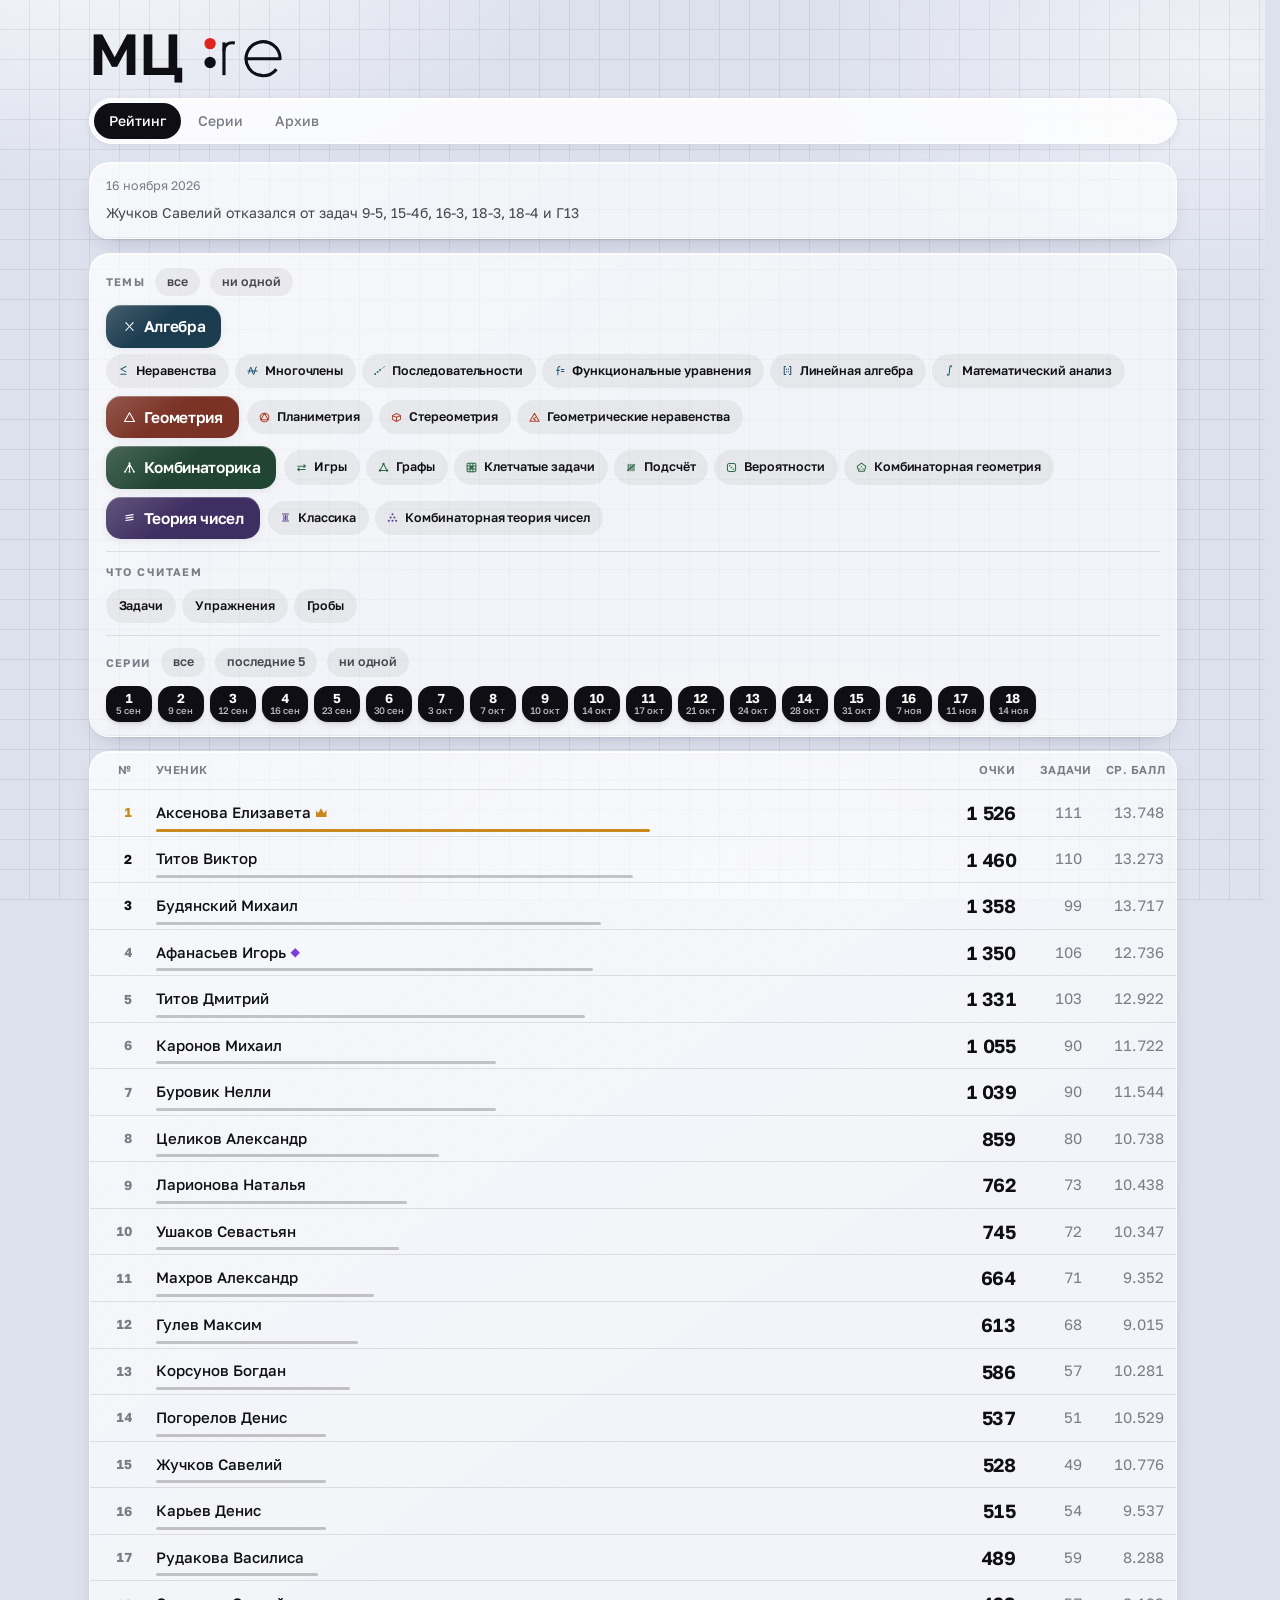
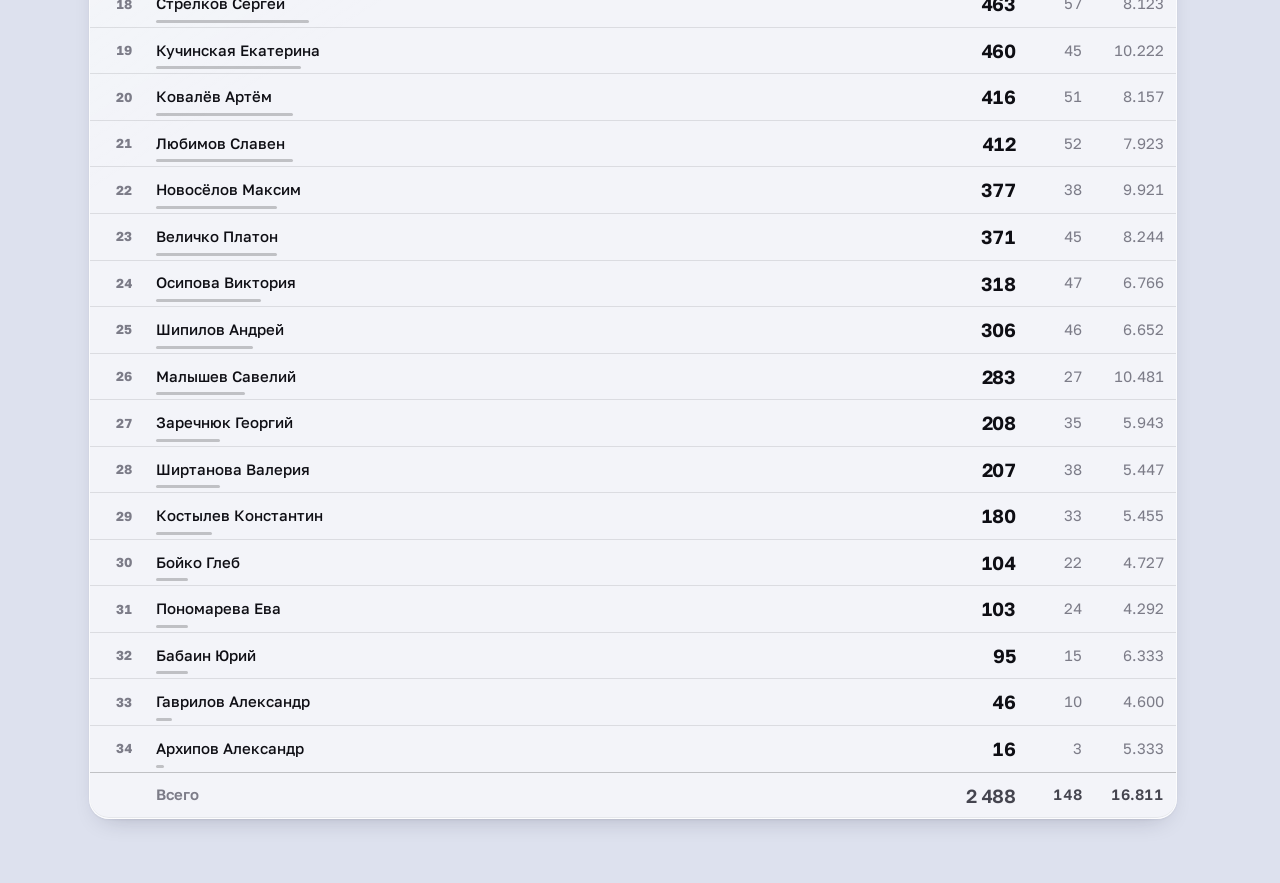
<file: index.html>
<!doctype html>
<html lang="ru">
<head>
<meta charset="utf-8">
<meta name="viewport" content="width=device-width, initial-scale=1, viewport-fit=cover">
<meta name="robots" content="noindex, nofollow">
<meta name="color-scheme" content="light dark">
<meta name="theme-color" content="#e4e7f2" media="(prefers-color-scheme: light)">
<meta name="theme-color" content="#06060b" media="(prefers-color-scheme: dark)">
<link rel="manifest" href="manifest.webmanifest">
<link rel="apple-touch-icon" href="assets/icon-192.png?v=202611162058">
<title>Статистика</title>
<link rel="icon" href="data:image/svg+xml,%3Csvg xmlns='http://www.w3.org/2000/svg' viewBox='0 0 32 32'%3E%3Crect width='32' height='32' rx='8' fill='%23635bff'/%3E%3Cpath d='M16 9v14M9 16h14' stroke='%23fcfcfb' stroke-width='3.6' stroke-linecap='round'/%3E%3C/svg%3E">
<link rel="preload" href="assets/fonts/golos-cyrillic.woff2" as="font" type="font/woff2" crossorigin>
<link rel="stylesheet" href="assets/style.css?v=202611162058">
<meta name="build" content="202611162058">
</head>
<body>
<div class="wrap">
  <header class="topbar">
    <div class="brand-box">
      <span class="brand-mc">МЦ</span><svg class="brand-re" viewBox="0 0 68 40" role="img" aria-label=":re">
        <circle class="re-red" cx="8" cy="10" r="4.5"/>
        <circle class="re-ink" cx="8" cy="25" r="4.5"/>
        <path d="M19 35V9"/>
        <path d="M19 15.8C19 10.9 22.6 8.6 27.6 9.5"/>
        <path d="M36.5 22h27A13.5 13.5 0 1 0 60.6 30.3"/>
      </svg>
    </div>
    <div class="spacer"></div>
  </header>

  <nav class="tabs">
    <button class="tab" type="button" data-view="rating" aria-selected="true">Рейтинг</button>
    <button class="tab" type="button" data-view="series" aria-selected="false">Серии</button>
    <button class="tab" type="button" data-view="archive" aria-selected="false">Архив</button>
  </nav>

  <main id="main"></main>
</div>
<script src="assets/icons.js?v=202611162058"></script>
<script src="assets/app.js?v=202611162058"></script>
</body>
</html>
</file>
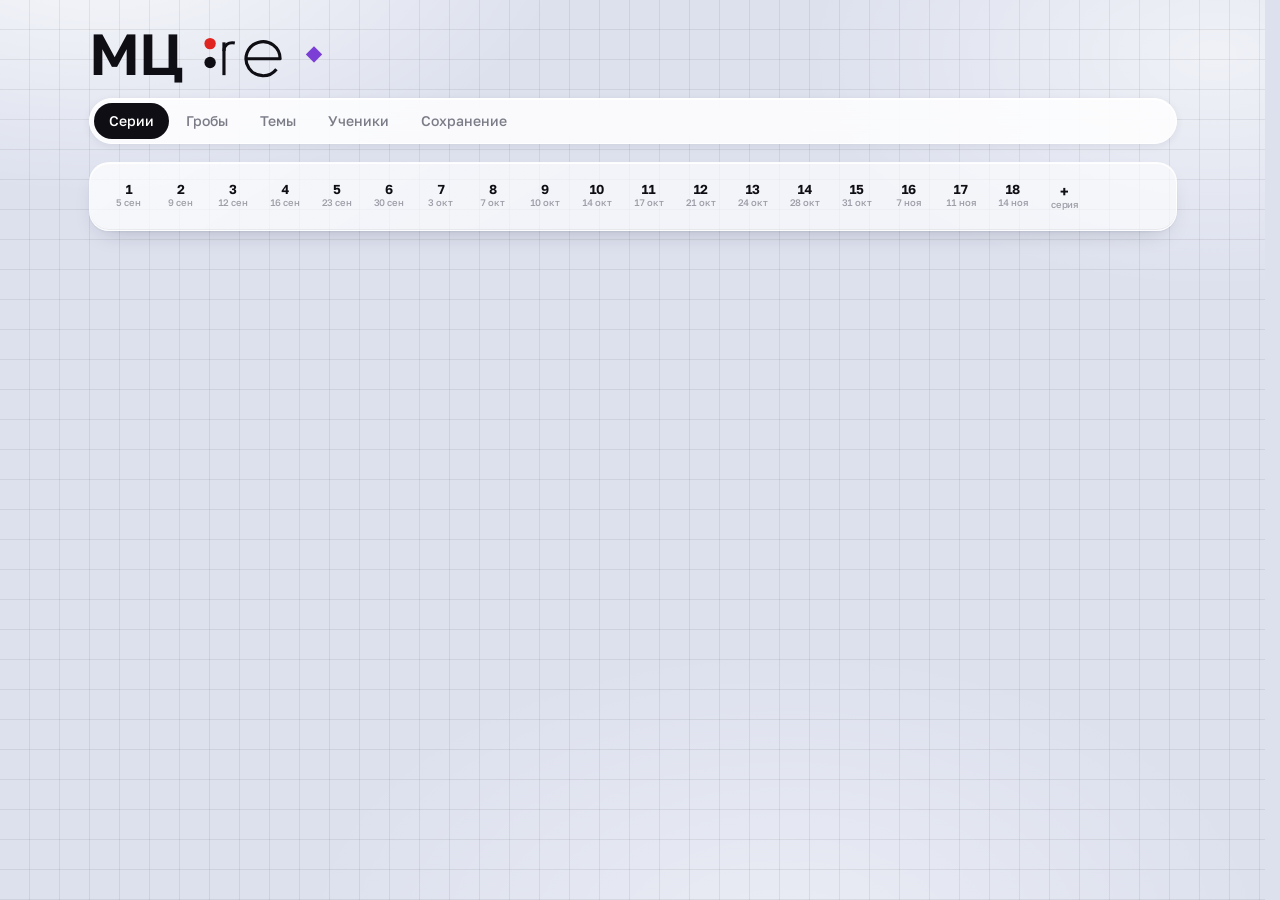
<file: edit.html>
<!doctype html>
<html lang="ru">
<head>
<meta charset="utf-8">
<meta name="viewport" content="width=device-width, initial-scale=1, viewport-fit=cover">
<meta name="robots" content="noindex, nofollow">
<meta name="color-scheme" content="light dark">
<meta name="theme-color" content="#e4e7f2" media="(prefers-color-scheme: light)">
<meta name="theme-color" content="#06060b" media="(prefers-color-scheme: dark)">
<link rel="manifest" href="manifest.webmanifest">
<link rel="apple-touch-icon" href="assets/icon-192.png?v=202611162058">
<title>Статистика — редактор</title>
<link rel="icon" href="data:image/svg+xml,%3Csvg xmlns='http://www.w3.org/2000/svg' viewBox='0 0 32 32'%3E%3Crect width='32' height='32' rx='8' fill='%23c026d3'/%3E%3Cpath d='M16 9v14M9 16h14' stroke='%23fcfcfb' stroke-width='3.6' stroke-linecap='round'/%3E%3C/svg%3E">
<link rel="preload" href="assets/fonts/golos-cyrillic.woff2" as="font" type="font/woff2" crossorigin>
<link rel="stylesheet" href="assets/style.css?v=202611162058">
<meta name="build" content="202611162058">
</head>
<body class="is-editor">
<div class="wrap">
  <header class="topbar">
    <div class="brand-box">
      <span class="brand-mc">МЦ</span><svg class="brand-re" viewBox="0 0 68 40" role="img" aria-label=":re">
        <circle class="re-red" cx="8" cy="10" r="4.5"/>
        <circle class="re-ink" cx="8" cy="25" r="4.5"/>
        <path d="M19 35V9"/>
        <path d="M19 15.8C19 10.9 22.6 8.6 27.6 9.5"/>
        <path d="M36.5 22h27A13.5 13.5 0 1 0 60.6 30.3"/>
      </svg>
    </div>
    <div class="spacer"></div>
  </header>

  <nav class="tabs">
    <button class="tab" type="button" data-view="series" aria-selected="true">Серии</button>
    <button class="tab" type="button" data-view="graves" aria-selected="false">Гробы</button>
    <button class="tab" type="button" data-view="themes" aria-selected="false">Темы</button>
    <button class="tab" type="button" data-view="students" aria-selected="false">Ученики</button>
    <button class="tab" type="button" data-view="save" aria-selected="false">Сохранение</button>
  </nav>

  <main id="main"></main>
</div>

<script src="assets/icons.js?v=202611162058"></script>
<script src="assets/edit.js?v=202611162058"></script>
</body>
</html>
</file>
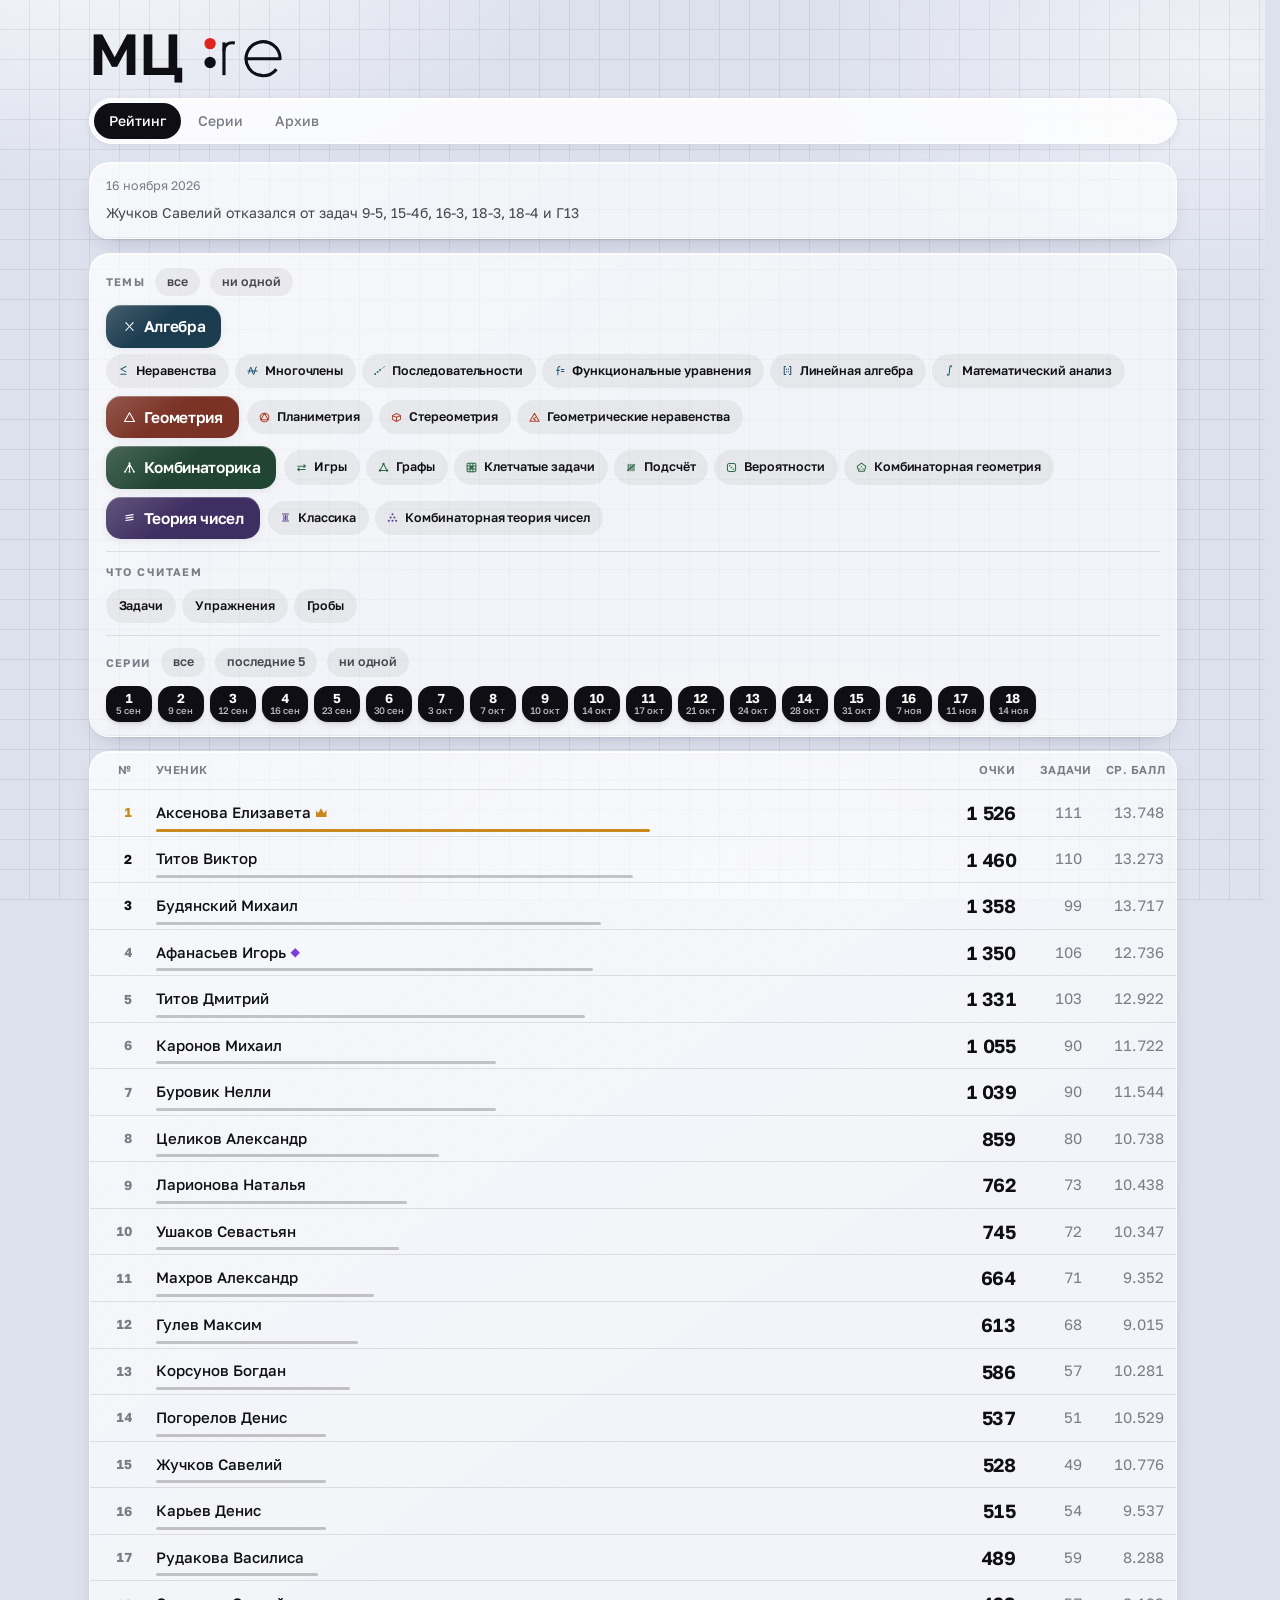
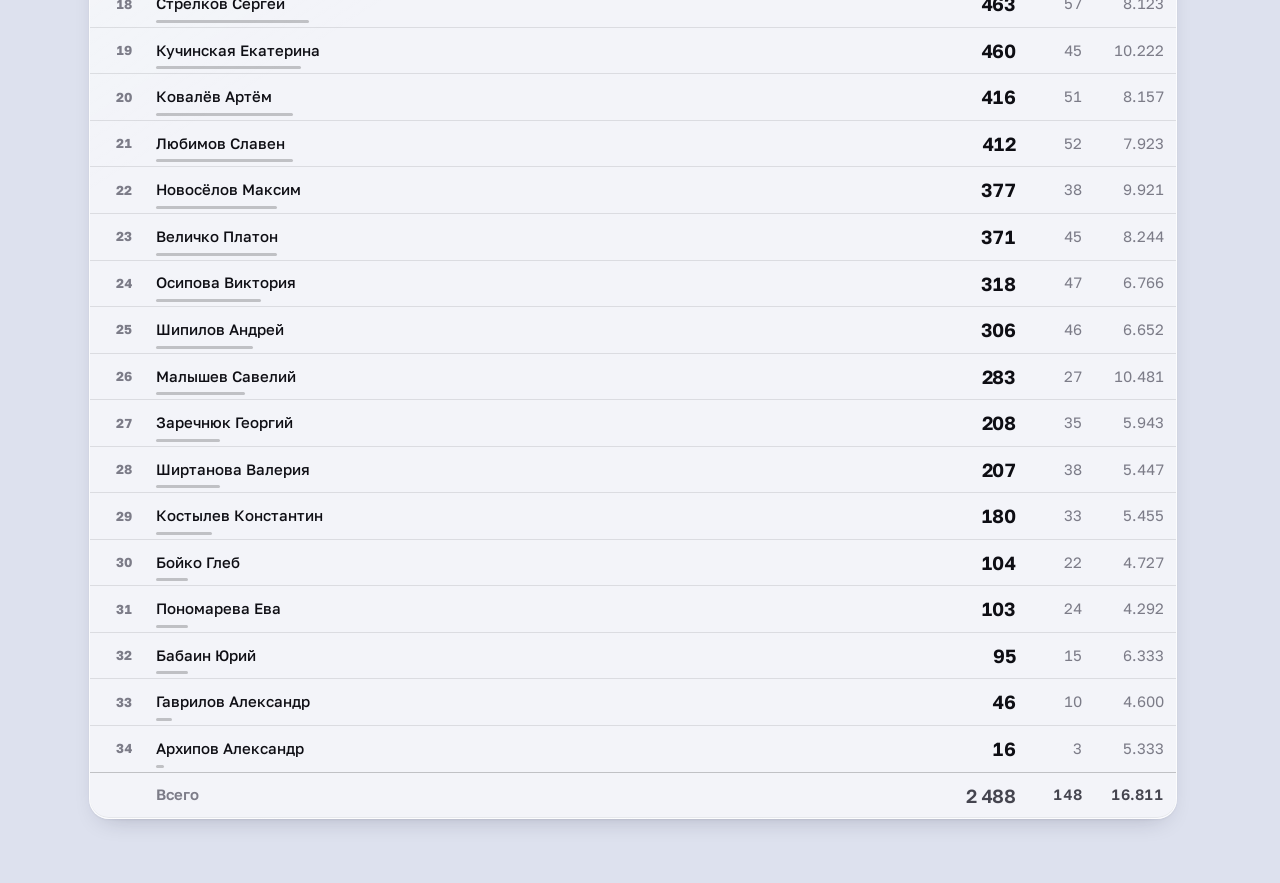
<file: open.html>
<!doctype html>
<html lang="ru">
<head>
<meta charset="utf-8">
<meta name="viewport" content="width=device-width, initial-scale=1, viewport-fit=cover">
<meta name="robots" content="noindex, nofollow">
<meta name="color-scheme" content="light dark">
<title>Открываем в Chrome</title>
<style>
  /* Страница живёт секунду и своих стилей почти не имеет: она должна
     открыться даже там, где всё остальное ещё не загрузилось. */
  html { color-scheme: light dark; }
  body {
    margin: 0;
    min-height: 100dvh;
    display: flex;
    flex-direction: column;
    align-items: center;
    justify-content: center;
    gap: 14px;
    padding: 24px;
    background: #eceef6;
    color: #0e0e14;
    font-family: system-ui, -apple-system, "Segoe UI", sans-serif;
    text-align: center;
  }
  @media (prefers-color-scheme: dark) {
    body { background: #06060b; color: #fff; }
    a.go { background: #fff; color: #08080e; }
    a.plain { color: #8b8b9c; }
  }
  h1 { font-size: 19px; font-weight: 600; margin: 0; letter-spacing: -0.02em; }
  p { margin: 0; font-size: 14px; opacity: .7; max-width: 22em; }
  a.go {
    margin-top: 6px;
    padding: 12px 22px;
    border-radius: 999px;
    background: #0e0e14;
    color: #fff;
    font-size: 15px;
    font-weight: 600;
    text-decoration: none;
  }
  a.plain { font-size: 13px; color: #7c7c88; text-decoration: none; }
</style>
</head>
<body>
<h1>Открываем в Chrome…</h1>
<p>Если ничего не произошло — нажми кнопку.</p>
<a class="go" id="go" href="#">Открыть в Chrome</a>
<a class="plain" id="here" href="#">открыть здесь</a>

<script>
/* Ссылка на кондуит, отправленная в мессенджере, открывается во встроенном
   браузере приложения: там нет ни установки на домашний экран, ни нормального
   кэша, и выглядит всё чужеродно. Эта страница уводит оттуда в Chrome.

   На Android это делается адресом intent:// с указанием пакета браузера; в нём
   же лежит запасной https на случай, если Chrome не установлен. На iPhone у
   Chrome свой протокол googlechromes://, и если он не отзовётся за полсекунды,
   остаёмся здесь же. Во всех прочих случаях просто идём на сайт.

   Адрес нигде не вписан руками: он берётся из того, по которому открыта сама
   страница, — значит, переезд репозитория ничего здесь не сломает. */
(function () {
  var site = location.href.split("#")[0].split("?")[0]
    .replace(/open\.html$/, "");
  var bare = site.replace(/^https?:\/\//, "");
  var ua = navigator.userAgent || "";

  var android = /Android/i.test(ua);
  var ios = /iPhone|iPad|iPod/i.test(ua);
  // «; wv» помечает встроенный браузер приложения, а не сам Chrome
  var inApp = /;\s*wv\)/i.test(ua) ||
    /(FBAN|FBAV|Instagram|Line\/|MicroMessenger|VKAndroidApp|OKApp)/i.test(ua);
  var isChrome = /Chrome\//.test(ua) &&
    !/(EdgA?|OPR|SamsungBrowser|YaBrowser|MiuiBrowser)/i.test(ua);

  var target = site;
  if (android) {
    target = "intent://" + bare + "#Intent;scheme=https;" +
      "package=com.android.chrome;S.browser_fallback_url=" +
      encodeURIComponent(site) + ";end";
  } else if (ios) {
    target = site.replace(/^https:\/\//, "googlechromes://");
  }

  var go = document.getElementById("go");
  var here = document.getElementById("here");
  go.href = target;
  here.href = site;

  /* Уже в Chrome и не внутри приложения — прыгать некуда, просто открываем. */
  if (!inApp && isChrome) {
    location.replace(site);
    return;
  }

  location.href = target;

  /* На iPhone о неудаче никто не сообщает: если через полсекунды мы всё ещё
     здесь и страница видна, значит Chrome не отозвался — уходим на сайт. */
  if (ios) {
    setTimeout(function () {
      if (!document.hidden) location.replace(site);
    }, 900);
  }
})();
</script>
</body>
</html>
</file>
<file: assets/style.css>
/* Кондуит — оформление.
   Палитра типов задач — проверенный категориальный набор (8 слотов),
   светлая и тёмная темы заданы отдельными шагами, а не автоматической инверсией. */

:root {
  color-scheme: light dark;

  /* Непрозрачная поверхность осталась как запас: ею подменяется стекло там,
     где браузер не умеет размывать подложку, и там, где сквозь панель ничего
     просвечивать не должно. */
  --surface: #ffffff;
  --plane: #dde1ee;
  --ink: #0e0e14;
  --ink-2: #45454f;
  --ink-muted: #7c7c88;
  --grid: rgba(11, 11, 11, 0.10);
  --axis: rgba(11, 11, 11, 0.22);
  --border: rgba(255, 255, 255, 0.7);
  --border-strong: rgba(11, 11, 11, 0.16);
  --wash: rgba(255, 255, 255, 0.45);

  /* Подложка тихих кнопок — пилюль без рамки. На тёмной теме это белая вуаль,
     на светлой — чернильная: белое по белому не видно вовсе, и пилюля сливалась
     с панелью. У кнопки без рамки подложка и есть её граница, поэтому она
     обязана читаться в обеих темах. */
  --quiet: rgba(11, 11, 11, 0.055);
  --quiet-on: rgba(11, 11, 11, 0.10);

  --good: #067a3e;
  --bad: #d23b53;

  /* Матовое стекло. Панель — это заливка с прозрачностью плюс размытие того,
     что под ней; толщину даёт светлая грань поверху, а не рамка. */
  --pane: rgba(255, 255, 255, 0.64);
  --pane-2: rgba(255, 255, 255, 0.84);
  /* Две грани: светлая сверху и тёмная снизу. Вместе они читаются как толщина
     стекла — без них панель остаётся просто светлым прямоугольником. */
  --pane-edge: rgba(255, 255, 255, 1);
  --pane-edge-low: rgba(11, 11, 11, 0.05);
  /* Косой блик поверх панели: то, чем стекло отличается от заливки. */
  --sheen: rgba(255, 255, 255, 0.34);
  /* Одно значение на весь сайт. Если размытие где-то окажется дорогим —
     достаточно поставить здесь none, и стекло станет просто прозрачным. */
  --pane-blur: blur(18px);

  /* Пятна на подложке. Они лежат неподвижным слоем под всей страницей: двигать
     их нельзя — размытие панелей пересчитывалось бы каждый кадр.

     Цвета в них нет: это чистый свет. Он и подчёркивает стекло — сквозь панель
     видно, что под ней светлее, а по краям темнее. */
  --glow-1: rgba(255, 255, 255, 0.80);
  --glow-2: rgba(255, 255, 255, 0.55);
  --glow-3: rgba(255, 255, 255, 0.38);

  /* Цвета разделов — набор красок, а не круг оттенков: берлинская лазурь,
     киноварь, бутылочная зелень, охра, тирский пурпур, морская волна, баклажан
     и графит. Ни один не сидит на чистом спектральном тоне, и это главное: у
     краски тон всегда чуть сбит в сторону — синий уходит в зелень, красный в
     землю, — отчего она и выглядит краской, а не заливкой из палитры.

     Восьмой нарочно нейтральный. Ряд из восьми цветных ярлыков утомляет, а
     графит в нём работает паузой — приём старый и надёжный.

     Привязки «геометрия оранжевая» больше нет: цвет ничего не значит сам по
     себе, он только отличает раздел от раздела, и порядок в наборе выбран по
     тому, как тона живут рядом, а не по темам.

     Одним значением цвет раздела не описать: линия значка, заливка плашки и свет
     в её углу решают разные задачи. Отсюда три переменные на раздел.

     Выводить заливку из цвета линии пробовали дважды — и оба раза получалась не
     та глубина. Плашки, которые нравятся («Место», «Самый ценный плюс»,
     листок), собраны иначе: у них цвет задан прямо, глубоким и плотным, а свет
     в углу — другого, более светлого тона. Здесь то же самое, только восемь раз.

     --sN — линия значка, различается по темам: на светлой тёмная, на тёмной
     светлая. --fN — заливка плашки, глубокая. --gN — свет в углу, светлый тон
     той же семьи. */
  --s1: #1f5673;   /* берлинская лазурь */
  --s2: #b4442c;   /* киноварь */
  --s3: #2d6a45;   /* бутылочная зелень */
  --s4: #97701a;   /* охра */
  --s5: #8d2f63;   /* тирский пурпур */
  --s6: #167a74;   /* морская волна */
  --s7: #5b3f8f;   /* баклажан */
  --s8: #55606e;   /* графит */

  --f1: rgba(14, 48, 68, 0.94);
  --f2: rgba(112, 34, 20, 0.92);
  --f3: rgba(20, 58, 38, 0.94);
  --f4: rgba(86, 62, 12, 0.94);
  --f5: rgba(82, 20, 58, 0.92);
  --f6: rgba(10, 64, 62, 0.94);
  --f7: rgba(48, 30, 84, 0.92);
  --f8: rgba(38, 44, 54, 0.94);

  --g1: rgba(120, 205, 235, 0.40);
  --g2: rgba(255, 175, 130, 0.38);
  --g3: rgba(150, 225, 165, 0.34);
  --g4: rgba(255, 214, 140, 0.36);
  --g5: rgba(255, 155, 205, 0.34);
  --g6: rgba(125, 235, 220, 0.34);
  --g7: rgba(185, 155, 240, 0.36);
  --g8: rgba(190, 205, 225, 0.30);

  /* Разрыв между «решено» и «нет» намеренно большой: часть браузеров на
     телефонах затемняет крупные заливки по-своему, и слабую разницу такое
     затемнение стирает совсем. */
  /* Клетка кондуита. Пустая — заметная заливка с обводкой, решённая — плотная
     заливка обратной яркости со знаком поверх. В каждой теме пара «пустая /
     решённая» строится одинаково, только в разные стороны: в светлой решённая
     темнее фона, в тёмной — светлее. */
  --cell-on: #171727;
  --cell-off: rgba(18, 18, 52, 0.07);
  --cell-edge: rgba(11, 11, 11, 0.12);
  --cell-ink: #ffffff;
  /* пустой квадрат шкалы — свой цвет, а не цвет пустой клетки кондуита:
     в кондуите он почти сливается с подложкой намеренно, в шкале должен
     быть виден, иначе не поймёшь, из чего доля */
  --meter-off: rgba(11, 11, 11, 0.13);

  --admin: #7b3fd6;
  /* Корона — заливка, а не текст, поэтому золото берём чистое и тёплое.
     Прежний #9a7000 на светлом читался болотным: слишком мало красного. */
  --leader: #c9891c;
  --accent-hi: #8a6400;
  --accent-wash: rgba(138, 100, 0, 0.07);

  /* Два радиуса на весь интерфейс: крупный для карточек и панелей, мелкий для
     полей, клеток и квадратных кнопок. Круглые кнопки — отдельно, 999px. */
  --radius: 20px;
  --radius-sm: 12px;
  --tap: 44px;

  /* Цвет текста на плотной заливке цвета чернил: в светлой теме белый, в
     тёмной — почти чёрный. Нужен выбранной вкладке и всему, что залито ink. */
  --ink-inv: #ffffff;

  /* Две ступени высоты. Тень мягкая, широкая и слегка синеватая — под стеклом
     чёрная тень выглядит грязью. */
  --shadow-1: 0 1px 2px rgba(16, 16, 44, .05), 0 10px 26px -14px rgba(16, 16, 44, .30);
  --shadow-2: 0 2px 8px rgba(16, 16, 44, .07), 0 28px 64px -28px rgba(16, 16, 44, .45);

  /* Стекло — только для полосы вкладок и плавающих панелей: под ними проезжает
     содержимое, там эффект и виден. На карточках и в кондуите его нет — размытие
     под длинной таблицей стоит плавности прокрутки, а текст на нём теряется. */
  /* Линия тетрадной клетки на подложке. */
  --paper: rgba(11, 11, 11, .07);
  --paper-step: 30px;

  /* Заголовок сезона — единственный вывернутый блок на странице. На светлой теме
     он тёмный и работает как якорь для взгляда; на тёмной — чуть светлее
     подложки, потому что белое пятно во весь экран вечером бьёт по глазам.
     Заливка плоская: то, что переживает любую принудительную тёмную тему. */
  /* Полоска доли в строке рейтинга. */
  --bar: rgba(11, 11, 11, .085);

  /* Стекло кнопки. Панель под ней уже полупрозрачна, поэтому кнопке довольно
     одного шага плотности — плюс светлая грань поверху и косой блик, те же три
     вещи, из которых собрана сама панель. Дальше всё различие между кнопками
     только в размере и в том, чем они показывают состояние. */
  /* Плотные плашки. Единственные вывернутые блоки на странице: белый текст на
     цвете там, где всё остальное — чернила по светлому. Заливка плотная
     нарочно, 0.82 против 0.6 у панели: сквозь неё клетка почти не видна, и
     плашка читается как предмет, а не как окно. Стеклом её оставляют косой
     блик и светлая грань — те же, что у панели; пятно второго цвета из угла и
     есть то, что отличает её от простой краски.

     Приём работает, только пока таких блоков мало. Список мест, где он
     разрешён, ведётся в README, и новое появляется вместо старого. */
  --solid-edge: rgba(255, 255, 255, 0.26);
  --solid-dim: rgba(255, 255, 255, 0.70);
  --cold-bg: rgba(38, 30, 110, 0.82);
  --cold-glow: rgba(120, 200, 255, 0.50);
  --warm-bg: rgba(122, 38, 26, 0.82);
  --warm-glow: rgba(255, 196, 120, 0.48);

  /* Красная — удаление. Своя, а не --bad: у --bad есть вторая работа, он красит
     текст и рамки, и делать его вдобавок заливкой под белыми буквами значит
     выбирать один цвет на две задачи с разными требованиями к контрасту. */
  --danger-bg: rgba(178, 30, 54, 0.94);
  --danger-glow: rgba(255, 170, 130, 0.55);
  /* Листок серии и вопросы зачёта. Тон сине-зелёный: разделом листок не
     является, и цвет ему нужен свой. */
  --sheet-bg: rgba(15, 76, 92, 0.94);
  --sheet-glow: rgba(120, 220, 235, 0.44);

  /* Ответы зачёта — другой цвет, чем вопросы: на одной странице лежат две стопки
     файлов, и разница между ними должна быть видна раньше, чем прочитан
     заголовок. */
  --ans-bg: rgba(52, 34, 96, 0.94);
  --ans-glow: rgba(190, 160, 255, 0.40);

  /* Архив — задачники прошлых лет. Свой цвет, потому что вкладка своя: зелёный
     не спорит ни с бирюзовыми вопросами, ни с фиолетовыми ответами зачёта,
     а по смыслу это вообще другая стопка — не к чему вести, а что перебирать. */
  --arch-bg: rgba(22, 74, 58, 0.94);
  --arch-glow: rgba(130, 232, 180, 0.42);

  /* Красный в знаке — единственный, который не значит ничего, кроме самого
     знака: он часть логотипа и потому живёт отдельно от палитры разделов. */
  --font-ui: "Golos Text", "Segoe UI Variable Text", system-ui, -apple-system,
             "Segoe UI", Roboto, sans-serif;
  --font-display: "Golos Text", "Segoe UI Variable Display", system-ui,
                  -apple-system, "Segoe UI", Roboto, sans-serif;

  --mark-red: #e0241f;

  /* Заливка нарочно полупрозрачная: сквозь кнопку должна быть видна клетка,
     иначе это не стекло, а белая карточка. Почти непрозрачную пробовали — она
     читалась контрастно и мертво. Работу рамки при этом делает рамка. */
  --glass: rgba(255, 255, 255, 0.58);
  --glass-on: rgba(255, 255, 255, 0.86);
  --glass-edge: rgba(11, 11, 11, 0.15);
  --glass-top: rgba(255, 255, 255, 0.95);
  --glass-sheen: rgba(255, 255, 255, 0.55);
  /* Тень под кнопкой. Прежде у неё была только внутренняя грань поверху, и на
     стеклянной панели кнопка лежала в одной плоскости с ней — отсюда и
     ощущение плоского и дешёвого. Две тени: близкая держит край, дальняя
     отрывает от панели. */
  --btn-near: rgba(16, 16, 44, 0.10);
  --btn-far: rgba(16, 16, 44, 0.30);
}

/* Тёмная тема — свой набор шагов под тёмную подложку, а не инверсия светлой.
   Пока страница объявляла «только светлая», браузер затемнял её сам и портил
   цвета; со своим набором мы решаем это сами. */
@media (prefers-color-scheme: dark) {
  :root {
    --surface: #15151c;
    --plane: #06060b;
    --ink: #ffffff;
    --ink-2: #c2c2d0;
    --ink-muted: #8b8b9c;
    --grid: rgba(255, 255, 255, 0.10);
    --axis: rgba(255, 255, 255, 0.26);
    --border: rgba(255, 255, 255, 0.13);
    --border-strong: rgba(255, 255, 255, 0.26);
    --wash: rgba(255, 255, 255, 0.07);
    --quiet: rgba(255, 255, 255, 0.075);
    --quiet-on: rgba(255, 255, 255, 0.15);
    --good: #34d17f;
    --bad: #ff7a90;

    --pane: rgba(38, 38, 52, 0.60);
    --pane-2: rgba(24, 24, 36, 0.86);
    --pane-edge: rgba(255, 255, 255, 0.24);
    --pane-edge-low: rgba(0, 0, 0, 0.28);
    --sheen: rgba(255, 255, 255, 0.07);
    --glow-1: rgba(255, 255, 255, 0.11);
    --glow-2: rgba(255, 255, 255, 0.07);
    --glow-3: rgba(255, 255, 255, 0.08);

    /* Линия значка на тёмной подложке светлее, чем на светлой, а не темнее:
       прежний набор был темнее светлого, и цвета сливались с фоном. */
    --s1: #62aecd;
    --s2: #e8836a;
    --s3: #6fb98a;
    --s4: #d9ac4f;
    --s5: #d76aa4;
    --s6: #46bdb4;
    --s7: #9b81dc;
    --s8: #a3b0c2;

    /* Заливка плашки на тёмной подложке чуть светлее и прозрачнее: панель под
       ней тёмная, и та же глубина, что на светлой теме, дала бы провал. */
    --f1: rgba(24, 68, 92, 0.86);
    --f2: rgba(140, 46, 28, 0.86);
    --f3: rgba(30, 78, 52, 0.88);
    --f4: rgba(108, 80, 18, 0.88);
    --f5: rgba(104, 28, 74, 0.86);
    --f6: rgba(18, 84, 80, 0.88);
    --f7: rgba(64, 42, 112, 0.86);
    --f8: rgba(54, 62, 76, 0.88);

    --g1: rgba(120, 205, 235, 0.30);
    --g2: rgba(255, 175, 130, 0.28);
    --g3: rgba(150, 225, 165, 0.26);
    --g4: rgba(255, 214, 140, 0.28);
    --g5: rgba(255, 155, 205, 0.26);
    --g6: rgba(125, 235, 220, 0.26);
    --g7: rgba(185, 155, 240, 0.28);
    --g8: rgba(190, 205, 225, 0.24);

    --cell-on: #e6e2ff;
    --cell-off: rgba(255, 255, 255, 0.07);
    --cell-edge: rgba(255, 255, 255, 0.14);
    --cell-ink: #14141f;
    --meter-off: rgba(255, 255, 255, 0.12);

    --admin: #c48cff;
    --leader: #f0c34c;
    --accent-hi: #e3b23c;
    --accent-wash: rgba(227, 178, 60, 0.12);

    /* На тёмном тень работает слабее, поэтому она глубже, а грань стекла —
       светлая: именно она и читается как толщина. */
    --ink-inv: #08080e;
    --shadow-1: 0 1px 2px rgba(0, 0, 0, .5), 0 10px 28px -14px rgba(0, 0, 0, .75);
    --shadow-2: 0 2px 8px rgba(0, 0, 0, .55), 0 28px 64px -28px rgba(0, 0, 0, .9);
    --paper: rgba(255, 255, 255, .055);
    /* На тёмной подложке плашка светлее, а не темнее: тёмное на тёмном
       пропадает. Прозрачность выше — под ней есть что показать. Красная тоже
       темнее светлой темы: на --bad (он тут розовый) белые буквы не читаются. */
    --solid-edge: rgba(255, 255, 255, 0.20);
    --solid-dim: rgba(255, 255, 255, 0.66);
    --cold-bg: rgba(58, 48, 142, 0.74);
    --cold-glow: rgba(120, 200, 255, 0.34);
    --warm-bg: rgba(140, 54, 38, 0.74);
    --warm-glow: rgba(255, 196, 120, 0.32);
    --danger-bg: rgba(190, 44, 66, 0.94);
    --danger-glow: rgba(255, 190, 150, 0.38);
    --sheet-bg: rgba(20, 88, 106, 0.90);
    --sheet-glow: rgba(120, 220, 235, 0.30);
    --ans-bg: rgba(64, 44, 116, 0.88);
    --ans-glow: rgba(190, 160, 255, 0.30);
    --arch-bg: rgba(30, 88, 68, 0.88);
    --arch-glow: rgba(130, 232, 180, 0.30);

    --mark-red: #ff4f42;

    /* Тёмную лунку вместо светлой вуали пробовали — кнопка становилась дырой в
       панели. Вуаль вернулась, но ощутимо плотнее прежней, а держат кнопку не
       заливкой: ободом в четверть белого и тенью под ней. */
    --glass: rgba(255, 255, 255, 0.11);
    --glass-on: rgba(255, 255, 255, 0.21);
    --glass-edge: rgba(255, 255, 255, 0.26);
    --glass-top: rgba(255, 255, 255, 0.10);
    --glass-sheen: rgba(255, 255, 255, 0.06);
    --btn-near: rgba(0, 0, 0, 0.40);
    --btn-far: rgba(0, 0, 0, 0.70);
    --bar: rgba(255, 255, 255, .11);
  }
}

* {
  box-sizing: border-box;
  -webkit-tap-highlight-color: rgba(0, 0, 0, 0);
}

html {
  -webkit-tap-highlight-color: rgba(0, 0, 0, 0);
  /* Место под полосу прокрутки держим всегда. Без этого на короткой вкладке
     («Темы») полоса пропадает, окно становится шире на её толщину, и вся
     страница дёргается вбок при каждом переключении. */
  scrollbar-gutter: stable;
}

/* Синий прямоугольник при касании складывается из двух вещей: подсветки самого
   касания и выделения текста внутри кнопки. Гасим обе, но оставляем видимую
   рамку для клавиатуры. */
button, .chip, .tab, .mark, .cal-day, .picker-btn, a.ghost-btn {
  -webkit-user-select: none;
  user-select: none;
  -webkit-touch-callout: none;
}

:focus:not(:focus-visible) { outline: none; }

html, body {
  margin: 0;
  padding: 0;
}

/* Весь фон — клетка и свет — задан у самого html закреплённой заливкой. Это не
   слой поверх страницы и не фон её тела, а фон окна: он не прокручивается
   вместе с содержимым и не пересчитывается, когда на телефоне появляется и
   исчезает адресная строка. Закреплённым слоем (position: fixed) этого не
   добиться — такой слой браузер как раз и двигает вслед за окном.

   Рисунок при этом простой — две линии и три пятна, — поэтому закреплённая
   заливка обходится дёшево: перерисовывать при прокрутке почти нечего. */
html {
  background-color: var(--plane);
  background-image:
    linear-gradient(var(--paper) 1px, transparent 1px),
    linear-gradient(90deg, var(--paper) 1px, transparent 1px),
    radial-gradient(58% 46% at 8% -8%, var(--glow-1), transparent 64%),
    radial-gradient(52% 42% at 96% 6%, var(--glow-2), transparent 62%),
    radial-gradient(60% 50% at 62% 104%, var(--glow-3), transparent 64%);
  background-attachment: fixed;
  background-size:
    var(--paper-step) var(--paper-step),
    var(--paper-step) var(--paper-step),
    auto, auto, auto;
  background-position: -1px -1px, -1px -1px, 0 0, 0 0, 0 0;
}

/* Гарнитура своя и лежит рядом, в assets/fonts. Не по прихоти: сайт целиком
   русский, а системные интерфейсные шрифты рисуют кириллицу как приложение к
   латинице. Golos Text рисовалась от кириллицы, и на здешних словах — вроде
   «Комбинаторная геометрия» — это видно сразу.

   Файлов два, по диапазонам: кириллический берётся всегда, латинский только
   когда на странице попадётся латиница. Оба переменные, 400–700 в одном файле,
   поэтому насыщенность ничего не стоит. Стороннего запроса нет — файлы свои.

   Стопки всё равно две: пока шрифт летит (или не долетел вовсе), крупное и
   мелкое подхватывают разные системные начертания, а не одно на всё. */
@font-face {
  font-family: "Golos Text";
  src: url("fonts/golos-cyrillic.woff2") format("woff2");
  font-weight: 400 700;
  font-style: normal;
  font-display: swap;
  unicode-range: U+0301, U+0400-045F, U+0490-0491, U+04B0-04B1, U+2116;
}

@font-face {
  font-family: "Golos Text";
  src: url("fonts/golos-latin.woff2") format("woff2");
  font-weight: 400 700;
  font-style: normal;
  font-display: swap;
  unicode-range: U+0000-00FF, U+0131, U+0152-0153, U+02BB-02BC, U+02C6, U+02DA,
                 U+02DC, U+0304, U+0308, U+0329, U+2000-206F, U+20AC, U+2122,
                 U+2191, U+2193, U+2212, U+2215, U+FEFF, U+FFFD;
}

body {
  color: var(--ink);
  font-family: var(--font-ui);
  font-size: 15px;
  line-height: 1.45;
  -webkit-text-size-adjust: 100%;
}

/* Подложка: три цветных пятна и поверх них тетрадная клетка. Слой закреплён и
   неподвижен — во-первых, страница от этого кажется глубже, во-вторых, любое
   его движение заставляло бы браузер пересчитывать размытие всех панелей на
   каждом кадре, а этого телефон не простит.

   Клетка почти прозрачна: она задаёт масштаб и материал, а не рисунок. */
.wrap {
  max-width: 1120px;
  margin: 0 auto;
  padding: 0 16px 64px;
}

/* ── шапка ─────────────────────────────────────────────── */

.topbar {
  display: flex;
  align-items: center;
  gap: 12px;
  padding: 24px 0 16px;
}

/* Знак: «МЦ» набором и «:re» рисунком. Рисунком, а не шрифтом, нарочно —
   начертание в знаке заданное, и подбирать под него гарнитуру, которая на чужом
   телефоне окажется другой, бессмысленно.

   Обе части стоят на одной строке обычным потоком, а не флексом: у встроенного
   рисунка нижний край и так ложится на базовую линию строки, и низ виewBox
   поставлен ровно по базовой линии букв — от этого «МЦ» и «re» стоят на одной
   линии сами, без подгонки отступами. */
.brand-box {
  display: block;
  font-family: var(--font-display);
  font-size: 58px;
  line-height: 1;
  white-space: nowrap;
}

/* Полужирное против тонкого знака — контраст нарочный: «МЦ» читается словом,
   «:re» знаком при нём, и вместе они не сливаются в одну надпись. */
.brand-mc {
  font-size: 1em;
  font-weight: 600;
  letter-spacing: -0.005em;
  margin-right: 0.28em;
}

/* Размер и сдвиг заданы в em от кегля шапки: «e» в знаке выходит ниже строки,
   и низ рисунка базовой линии не равен. Сдвигаем рисунок вниз ровно на этот
   свес — тогда на базовую линию «МЦ» встаёт строка «r», как и должно. В em,
   чтобы на узком экране всё уехало вместе, одним изменением кегля. */
.brand-re {
  height: 0.870em;
  width: auto;
  vertical-align: -0.109em;
}

/* Тонкая линия одной толщины на всё: так рисуют геометрические гротески, и
   знак собран по тому же правилу. Торцы срезаны прямо — скруглённые сделали бы
   его мягче, чем он есть.

   «r» и «e» стоят на одной базовой линии и одного роста — как обычные буквы.
   Круг выходит за строку сверху и снизу ровно на пол-единицы: это оптический
   вынос, без которого круглая буква рядом с прямой кажется мельче её. Разводить
   их по росту пробовали дважды, и оба раза выходило криво — строка читалась не
   набором, а тремя предметами, поставленными рядом.

   Своё у знака — толстые точки: они заметно толще линии букв, и это
   единственное место, где пропорции нарочно не типографские. */
.brand-re path {
  fill: none;
  stroke: currentColor;
  stroke-width: 2.5;
  /* Перекладина «e» и его дуга — один контур: раздельными они давали на стыке
     торчащий уголок, потому что плоский торец перекладины приходился на место,
     где дуга уже уходит вертикально. */
  stroke-linejoin: round;
}

.re-ink { fill: currentColor; }
.re-red { fill: var(--mark-red); }

/* В редакторе знак тот же, поэтому его страницу помечает ромб — тот же знак и
   цвет, что у админа в списке. Без него две страницы не различить с одного
   взгляда, а перепутать их дорого. */
body.is-editor .brand-box::after {
  content: "◆";
  margin-left: 0.22em;
  font-size: 0.37em;
  color: var(--admin);
  vertical-align: 0.72em;
}

.spacer { flex: 1; }

/* Поле числа без стрелок-крутилок: номер дня вводят с клавиатуры, а на узком
   поле крутилки съедают половину ширины. */
input[type="number"] { -moz-appearance: textfield; }

input[type="number"]::-webkit-outer-spin-button,
input[type="number"]::-webkit-inner-spin-button {
  -webkit-appearance: none;
  margin: 0;
}

/* Полоса вкладок — плавающая пилюля: она не приклеена к краю экрана, а висит
   над содержимым, и под ней всё проезжает. Это единственное место вместе с
   карточками, где размытие и правда что-то показывает.

   Если backdrop-filter недоступен, остаётся плотная заливка: полоса просто
   перестаёт быть прозрачной, ничего не разъезжается. */
.tabs {
  position: sticky;
  top: 10px;
  z-index: 30;
  display: flex;
  gap: 2px;
  margin: 0 0 18px;
  padding: 4px;
  border: 1px solid var(--pane-edge);
  border-radius: 999px;
  background: var(--surface);
  box-shadow: var(--shadow-2), inset 0 1px 0 var(--pane-edge);
  overflow-x: auto;
  scrollbar-width: none;
}

@supports (backdrop-filter: blur(1px)) or (-webkit-backdrop-filter: blur(1px)) {
  .tabs {
    background: var(--pane-2);
    -webkit-backdrop-filter: var(--pane-blur);
    backdrop-filter: var(--pane-blur);
  }
}

.tabs::-webkit-scrollbar { display: none; }

/* Вес шрифта у выбранной вкладки не меняется: от смены веса меняется ширина,
   и соседние вкладки съезжают при каждом переключении. Выбранная опознаётся
   цветом и подчёркиванием, ширина остаётся той же. */
.tab {
  appearance: none;
  background: none;
  border: 0;
  border-radius: 999px;
  color: var(--ink-muted);
  font: inherit;
  font-size: 14px;
  font-weight: 500;
  padding: 8px 15px;
  flex: none;
  cursor: pointer;
  white-space: nowrap;
  transition: color .16s ease, background-color .16s ease;
}

.tab:hover { color: var(--ink-2); }
.tab:focus { outline: none; }

.tab:focus-visible {
  outline: 2px solid var(--s1);
  outline-offset: -2px;
}

/* Указатель один на всю полосу и переезжает с вкладки на вкладку, а не
   загорается на каждой отдельно. Положение и ширину ему задаёт скрипт — по
   месту самой вкладки, поэтому он верен при любой ширине экрана и любой
   длине подписей.

   Пока ширина не задана, указателя попросту нет: он не выскакивает из угла
   при первой отрисовке. */
.tabs::before {
  content: "";
  position: absolute;
  top: 4px;
  bottom: 4px;
  left: 0;
  width: var(--thumb-w, 0);
  transform: translateX(var(--thumb-x, 0));
  border-radius: 999px;
  background: var(--ink);
  pointer-events: none;
  transition: transform .38s cubic-bezier(.22, .8, .24, 1),
              width .38s cubic-bezier(.22, .8, .24, 1);
}

/* первая установка — без переезда: указателю неоткуда ехать */
.tabs.no-anim::before { transition: none; }

.tab { position: relative; z-index: 1; }

/* Заливку выбранной вкладки рисует указатель, самой вкладке остаётся цвет. */
.tab[aria-selected="true"] { color: var(--ink-inv); }

/* ── карточки и фильтры ────────────────────────────────── */

/* Панель матового стекла. Собрана из четырёх вещей: полупрозрачной заливки,
   размытия подложки, светлой грани поверху (она и читается как толщина) и
   мягкой тени под низом.

   Размытие объявлено отдельным правилом с проверкой: где его нет, панель
   становится плотной, и страница остаётся читаемой — просто плоской. */
.card,
.tile,
.table-wrap,
.conduit-split {
  /* Заливка и блик заданы порознь: подкраска ниже меняет только цвет, а блик
     остаётся на месте. */
  background-color: var(--surface);
  background-image: linear-gradient(147deg, var(--sheen), transparent 44%);
  border: 1px solid var(--border);
  border-radius: var(--radius);
  box-shadow:
    var(--shadow-1),
    inset 0 1px 0 var(--pane-edge),
    inset 0 -1px 0 var(--pane-edge-low);
}

/* Размытие подложки осталось только у полосы вкладок: под ней проезжает
   содержимое, и там оно правда работает. У панелей его нет — под ними лежит
   ровный свет и клетка, размывать нечего, а платить приходилось на каждом
   кадре и заново при каждой вставке панели в страницу. Прозрачность, грани и
   блик стекло держат и без него. */
.card,
.tile,
.table-wrap,
.conduit-split { background-color: var(--pane); }

/* Плотная плашка. Собрана из того же, что и панель, — заливка, косой блик,
   светлая грань поверху, — но заливка плотная и цветная, а текст вывернут в
   белый. Пятно второго цвета лежит в углу под содержимым: резких краёв у него
   нет, поэтому оно читается как свет, а не как фигура.

   Цвет приходит двумя переменными, так что плашку можно направить куда угодно,
   не трогая правило. Разрешённые места перечислены в README. */
.solid,
.lik-row,
.chip.cat[aria-pressed="true"],
.icon-btn.del,
.icon-btn.danger,
.primary-btn.danger {
  position: relative;
  overflow: hidden;
  border-color: var(--solid-edge);
  background-color: var(--solid-bg);
  background-image:
    linear-gradient(142deg, rgba(255, 255, 255, 0.18), rgba(255, 255, 255, 0) 46%);
  box-shadow: var(--shadow-2), inset 0 1px 0 var(--solid-edge);
  color: #fff;
}

/* Пятно уходит под содержимое отрицательным слоем: у кнопки удаления внутри
   голый крестик, и поднимать его нечем — а так поднимать и не нужно. */
.solid::after,
.lik-row::after,
.chip.cat[aria-pressed="true"]::after,
.icon-btn.del::after,
.icon-btn.danger::after,
.primary-btn.danger::after {
  content: "";
  position: absolute;
  z-index: -1;
  top: -58%;
  right: -14%;
  width: 66%;
  padding-bottom: 66%;
  border-radius: 50%;
  background: radial-gradient(circle, var(--solid-glow), transparent 68%);
  pointer-events: none;
}

.solid.cold { --solid-bg: var(--cold-bg); --solid-glow: var(--cold-glow); }
.solid.warm { --solid-bg: var(--warm-bg); --solid-glow: var(--warm-glow); }

/* Подписи на плашке — приглушённый белый, а не серый: серый по цветному
   читается грязью. */
.solid .tile-label,
.solid .tile-note,
.lik-row .lik-meta { color: var(--solid-dim); }

.card { padding: 14px 16px; }

/* Подсветка блока. Пятно света лежит в самой панели, ещё одним слоем заливки,
   а не отдельным элементом поверх: тот требовал обрезки по краю и своего слоя
   на каждую панель, а рисовал ровно то же.

   Сейчас свет белый. Когда понадобится цвет, менять придётся одну переменную:
   у блока свой слот оттенка. */
/* карточка-предупреждение: данные не потеряны, но и не считаются */
.card.warn { border-color: var(--accent-hi); background: var(--accent-wash); }

.warn-title {
  font-size: 13px;
  font-weight: 600;
  color: var(--accent-hi);
  margin-bottom: 6px;
}

.warn-line {
  display: flex;
  justify-content: space-between;
  gap: 12px;
  font-size: 13px;
  padding: 3px 0;
}

.warn-where { color: var(--ink-2); }
.warn-ids { font-variant-numeric: tabular-nums; white-space: nowrap; }

/* Объявление (data/notices.json). Та же стеклянная панель, что у всех; от
   прочих её отличает ярлык — чернилами по светлому, как указатель вкладок.
   Цвета нет: места для цвета перечислены в README, список закрыт. */
.card.notice { margin-bottom: 14px; }

.notice-head {
  display: flex;
  align-items: center;
  gap: 10px;
  margin-bottom: 8px;
}

.notice-tag {
  background: var(--ink);
  color: var(--ink-inv);
  font-size: 11.5px;
  font-weight: 650;
  line-height: 1;
  padding: 4px 9px;
  border-radius: 999px;
}

.notice-date { font-size: 12.5px; color: var(--ink-muted); }

.notice-title {
  font-size: 16px;
  font-weight: 650;
  color: var(--ink);
}

.notice-text {
  margin: 6px 0 0;
  font-size: 14px;
  line-height: 1.45;
  color: var(--ink-2);
  max-width: 62ch;
}

.notice-text .nobr { white-space: nowrap; }

.filters { margin-bottom: 14px; }

.filter-row + .filter-row {
  margin-top: 12px;
  padding-top: 12px;
  border-top: 1px solid var(--grid);
}

/* Действия переносятся на следующую строку, а не уезжают за край панели:
   у «Серий» их бывает четыре, и на телефоне последнее вылезало из бокса. */
.filter-head {
  display: flex;
  flex-wrap: wrap;
  align-items: center;
  gap: 6px 10px;
  margin-bottom: 9px;
}

.filter-title {
  font-size: 11px;
  font-weight: 650;
  letter-spacing: 0.13em;
  text-transform: uppercase;
  color: var(--ink-muted);
}

/* ── материал кнопок ────────────────────────────────────
   Одна поверхность на всё, что нажимают: ярлык отбора, мелкое действие, кнопку
   редактора, квадратную кнопку, счётчик. Ни рамки, ни стекла, ни тени — только
   приглушённая подложка, и та своего цвета в каждой теме.

   Стекло с рамкой и грань поверху тут были и держались долго, но кончилось это
   тем, что кнопка спорила по весу с панелью, на которой лежит. Плотность
   осталась ровно там, где она что-то значит: у плашки раздела, у файла, у
   выбранной серии. Остальное — тихая подложка. */
.chip, .mini-btn, .ghost-btn, .icon-btn, .icon-pick, .step-btn {
  appearance: none;
  font: inherit;
  color: var(--ink-2);
  background-color: var(--quiet);
  background-image: none;
  border: 0;
  border-radius: 999px;
  box-shadow: none;
  cursor: pointer;
}

.chip:hover, .mini-btn:hover, .ghost-btn:hover,
.icon-btn:hover, .icon-pick:hover, .step-btn:hover {
  background-color: var(--quiet-on);
  color: var(--ink);
}

/* Мелкое действие рядом с названием раздела. Тем же капителем вразрядку оно
   набиралось раньше — и было неотличимо от подписи слева: два одинаковых слова
   в строке, из которых одно почему-то нажимается.

   Теперь разошлись по трём признакам сразу: название капителью вразрядку,
   действие — строчными и крупнее; название приглушено, действие в полную силу;
   у действия есть подложка, у названия нет. Подложка круглая и без рамки —
   этого хватает, чтобы она читалась кнопкой, и не хватает, чтобы спорить с
   ярлыками отбора под ней, у которых рамка есть. */
.mini-btn {
  border: 0;
  border-radius: 999px;
  background: var(--quiet);
  box-shadow: none;
  color: var(--ink-2);
  font-size: 12.5px;
  font-weight: 560;
  letter-spacing: -0.005em;
  line-height: 1;
  padding: 8px 12px;
  white-space: nowrap;
}

.mini-btn:hover { background: var(--quiet-on); color: var(--ink); }

.chips {
  display: flex;
  flex-wrap: wrap;
  gap: 6px;
}

.chip {
  display: inline-flex;
  align-items: center;
  gap: 7px;
  /* Ярлыки отбора — скруглённые прямоугольники, а не пилюли: пилюли остались
     за полосой вкладок и мелкими действиями, и путать их незачем. */
  border-radius: 12px;
  /* Кегль и насыщенность подняты нарочно. На 13-м и обычном начертании ярлык
     читался как системный виджет: набор мелкий, светлый и без характера, а их
     на экране два десятка — из них и складывалось первое впечатление от
     страницы. Отрицательный трекинг на этом кегле делает главное: строка
     собирается в слово, а не рассыпается на буквы. */
  font-size: 13.5px;
  font-weight: 500;
  letter-spacing: -0.008em;
  color: var(--ink);
  padding: 8px 13px;
}

/* Включено — стекло, выключено — пустая рамка: ни блика, ни грани, заливки
   нет вовсе, надпись перечёркнута. Пунктирной рамки здесь больше нет — другой
   тип штриха выбивался из общего вида, а «исключено» сказано и без него.

   Разница держится на заливке и цвете, но не на насыщенности шрифта: от смены
   насыщенности слово меняет ширину, и соседние ярлыки при каждом нажатии
   разъезжались. */
.chip[aria-pressed="false"] {
  background-color: transparent;
  background-image: none;
  box-shadow: none;
  border-color: var(--glass-edge);
  color: var(--ink-muted);
  text-decoration: line-through;
  text-decoration-thickness: 1px;
}

.chip[aria-pressed="false"] .dot,
.chip[aria-pressed="false"] .ic { opacity: .28; }

/* Выбор одного из вариантов — не фильтр: невыбранное здесь не «исключено»,
   поэтому не зачёркивается и стекла не теряет. Выбранное обводится жирнее.

   День исключён: на вкладке рейтинга он отбор, на вкладке серий — выбор, но
   человек-то видит одну и ту же кнопку, и выглядеть в двух местах по-разному
   она не должна. Общий вид взят от отбора, без стекла. */
.chip.pick[aria-pressed="false"]:not(.day) {
  color: var(--ink-2);
  background-color: var(--quiet);
  text-decoration: none;
}

.chip.pick[aria-pressed="false"] .dot,
.chip.pick[aria-pressed="false"] .ic { opacity: 1; }

/* Раздел и день исключены нарочно. Раздел и в выборе темы задачи остаётся
   цветной плашкой — тот же предмет, что и в отборе на сайте. День же чернильный,
   и без исключения он белым не становился: у правила выбора три класса против
   двух у правила дня, и оно перебивало его независимо от порядка в файле. */
.chip.pick[aria-pressed="true"]:not(.cat):not(.day) {
  background-color: var(--quiet-on);
  color: var(--ink);
}

/* кнопка серии: номер и дата. Серий за год набирается много, поэтому кнопка
   плотная — иначе выбор занимает пол-экрана. */
.chip.day {
  flex-direction: column;
  gap: 0;
  min-width: 46px;
  padding: 5px 8px;
  border-radius: 14px;
  font-variant-numeric: tabular-nums;
}

/* гробарий — одиночная кнопка, дата ему не нужна */
.chip.day.wide { flex-direction: row; padding: 9px 16px; border-radius: 13px; }
.chip.day.wide b { font-size: 13.5px; }

.chip.day b { font-size: 13px; font-weight: 620; line-height: 1.2; }
.chip.day small { font-size: 9.5px; line-height: 1.15; opacity: .72; letter-spacing: -0.02em; }

/* Светлая грань поверху здесь снята нарочно: на чернильной заливке она
   читалась бликом поперёк кнопки, будто по ней провели пальцем. На стекле она
   уместна, на плотной краске — нет. Тень снизу остаётся, кнопка не проваливается
   в страницу. */
.chip[aria-pressed="true"].day {
  background: var(--ink);
  color: var(--ink-inv);
  border-color: var(--ink);
  box-shadow: 0 1px 2px var(--btn-near), 0 5px 12px -7px var(--btn-far);
}

/* Невыбранная серия — сплошная рамка, без пунктира и без стекла: одинаково и в
   отборе рейтинга, и в списке серий. Пунктир пробовался и читался как «серия
   испорчена», хотя означал всего лишь «не в счёте». */
.chip.day[aria-pressed="false"] {
  text-decoration: none;
  border-style: solid;
  color: var(--ink-muted);
}

/* На кнопке серии номер сверху, дата подписью снизу. */
.chip.day b { color: var(--ink); }

/* У выбранного дня подложка тёмная, и цвет буквы на ней теряется. Ничего не
   пропадает: буква и есть пометка, цвет к ней только добавка. */
.chip[aria-pressed="true"].day b { color: inherit; }

/* Ярлык раздела — такая же плотная плашка, как «Место» в карточке ученика: тот
   же глубокий цвет, тот же косой блик, то же светлое пятно в углу, тот же белый
   текст. Заливка и свет приходят прямо из палитры (--fN и --gN), а не выводятся
   из цвета значка: выводить пробовали, и глубины так не получалось.

   Плашек таких четыре из двадцати, между ними стоят неподкрашенные подразделы —
   поэтому ряд не рябит. */
.chip.cat[aria-pressed="true"] {
  --solid-bg: var(--fill);
  --solid-glow: var(--lift);
}

/* Значок на плашке белеет вместе с текстом: цветной по цветному пропадает. */
.chip.cat .ic { color: var(--accent); }
.chip.cat[aria-pressed="true"] .ic { color: #fff; }

/* темы: раздел и его подразделы */
.tgroup {
  display: flex;
  flex-wrap: wrap;
  align-items: center;
  gap: 6px 8px;
  margin-top: 8px;
}

.chip.cat {
  font-family: var(--font-display);
  font-size: 15.5px;
  font-weight: 600;
  letter-spacing: -0.02em;
  padding: 10px 16px;
  border-radius: 15px;
}
/* Раздел, у которого включена часть подразделов. Пунктирная рамка тут была и
   на плотной плашке выглядела дырой в краске. Теперь это третья ступень между
   выключенным и включённым: не плашка, а стекло, подкрашенное тем же цветом.
   Ступени читаются с одного взгляда — перечёркнуто, подкрашено, залито.

   Пятна в углу у полутона нет: свет принадлежит плашке, а полутон ею ещё не
   стал. */
.chip.cat.partial[aria-pressed="true"] {
  /* Подкрашивается цветом линии, а не заливки: заливка глубокая, и в малой доле
     от неё остаётся серость, а не тон. */
  background-color: color-mix(in srgb, var(--accent) 22%, var(--glass));
  background-image: linear-gradient(158deg, var(--glass-sheen), transparent 62%);
  border-color: color-mix(in srgb, var(--accent) 42%, var(--glass-edge));
  color: var(--ink);
  box-shadow:
    inset 0 1px 0 var(--glass-top),
    0 1px 2px var(--btn-near),
    0 5px 12px -7px var(--btn-far);
}

.chip.cat.partial[aria-pressed="true"]::after { content: none; }
.chip.cat.partial[aria-pressed="true"] .ic { color: var(--accent); }

.chip-count {
  font-size: 11px;
  color: var(--ink-muted);
  font-variant-numeric: tabular-nums;
}

.chip[aria-pressed="true"].cat .chip-count { color: var(--ink-muted); }

.subs { display: flex; flex-wrap: wrap; gap: 6px; }

/* Тихая пилюля. Один вид на три места: подраздел, «что считаем» и мелкие
   действия («все», «ни одной»). Ни рамки, ни стекла, ни тени — только пилюля на
   приглушённой подложке.

   Стекло с рамкой и тенью у них было от раздела, и зря: раздел это плотная
   цветная плашка, а остальное ему подчинено — одинаковый материал ставил их
   вровень. Теперь три уровня видно сразу: плашка, пилюля, подпись.

   Отличает подраздел от прочих тихих кнопок только цветной значок темы: он и
   держит связь со своим разделом. */
.chip.sub,
.chip.quiet {
  border: 0;
  border-radius: 999px;
  background-color: var(--quiet);
  background-image: none;
  box-shadow: none;
  color: var(--ink-2);
  font-size: 12.5px;
  font-weight: 560;
  letter-spacing: -0.005em;
  padding: 8px 13px;
}

/* У подраздела слева значок, и отступ с этой стороны меньше на его ширину. */
.chip.sub { gap: 6px; padding-left: 11px; }

.chip.sub[aria-pressed="true"],
.chip.quiet[aria-pressed="true"] { color: var(--ink); }

.chip.sub:hover,
.chip.quiet:hover { background-color: var(--quiet-on); color: var(--ink); }

/* Выключённая — та же пилюля без подложки и перечёркнутая. Общее правило
   выключенного ярлыка гасит заливку и так, но подложка тут своя, и гасить её
   нужно отдельно. */
.chip.sub[aria-pressed="false"],
.chip.quiet[aria-pressed="false"] {
  background-color: transparent;
  color: var(--ink-muted);
}

/* ── значки тем ─────────────────────────────────────────
   Рисунок лежит в спрайте (assets/icons.js), здесь только размер и толщина
   линии. Цвет значок берёт от текста, поэтому красится обычным color — и встаёт
   ровно туда, где раньше стоял цветной кружок, с тем же цветом раздела.

   Ни fill, ни stroke селектором внутрь <use> не достать, зато они наследуются:
   заданные здесь, они доходят до содержимого символа сами. */
.ic {
  width: 15px;
  height: 15px;
  flex: none;
  fill: none;
  stroke: currentColor;
  stroke-width: 1.7;
  stroke-linecap: round;
  stroke-linejoin: round;
}

/* У подраздела значок мельче — разница в размере держит уровни списка так же,
   как её держал разный размер кружков. Линия при этом чуть толще: на мелком
   размере тонкая тает. */
.chip.sub .ic,
.pline.sub .ic,
.subline-name .ic { width: 13px; height: 13px; stroke-width: 1.9; }

/* Кружок остался там, где он и есть кружок, а не знак темы: выбор цвета
   раздела в редакторе. */
.dot {
  width: 9px;
  height: 9px;
  border-radius: 3px;
  flex: none;
}

.summary {
  margin-top: 12px;
  padding-top: 11px;
  border-top: 1px solid var(--grid);
  color: var(--ink-2);
  font-size: 13px;
}

.summary b { font-weight: 600; color: var(--ink); font-variant-numeric: tabular-nums; }

/* ── плитки ────────────────────────────────────────────── */

.tiles {
  display: grid;
  grid-template-columns: repeat(auto-fit, minmax(150px, 1fr));
  gap: 10px;
  margin-bottom: 14px;
}

.tile { padding: 12px 14px; }

.tile-label {
  font-size: 11px;
  font-weight: 650;
  letter-spacing: 0.1em;
  text-transform: uppercase;
  color: var(--ink-muted);
  margin-bottom: 5px;
}

.tile-value {
  font-family: var(--font-display);
  font-size: 31px;
  font-weight: 640;
  letter-spacing: -0.035em;
  line-height: 1.1;
}

.tile-note {
  font-size: 12px;
  color: var(--ink-muted);
  margin-top: 2px;
}

/* Плитка, отмечающая достижение: половина задач и выше. Заливки у неё больше
   нет — панели на странице все до одной одинаковы, и одна золотая посреди
   пятёрки выбивалась бы ровно так же, как выбивалась прежняя подкраска.
   Достижение сказано самим числом и рамкой, а это и есть то, что читают. */
.tile.hi { border-color: var(--accent-hi); }

.tile.hi .tile-value { color: var(--accent-hi); }
.tile.hi .tile-label { color: var(--accent-hi); opacity: .85; }

/* ── таблицы ───────────────────────────────────────────── */

.table-wrap { overflow-x: auto; }

table.data {
  width: 100%;
  border-collapse: collapse;
  font-variant-numeric: tabular-nums;
}

/* Колонки с числами закреплены по ширине, имя забирает остаток. При обычной
   раскладке ширина столбца зависит от самого длинного числа в нём, и таблица
   переезжала при каждом переключении фильтра. */
table.data.fixed { table-layout: fixed; }
table.data.fixed th.rank { width: 54px; }
table.data.fixed th.c-score { width: 74px; }
table.data.fixed th.c-tasks { width: 66px; }
table.data.fixed th.c-avg { width: 82px; }

table.data.fixed td.name {
  overflow: hidden;
  text-overflow: ellipsis;
}

table.data th {
  text-align: right;
  font-size: 11.5px;
  font-weight: 600;
  letter-spacing: 0.05em;
  text-transform: uppercase;
  color: var(--ink-muted);
  padding: 10px 12px;
  border-bottom: 1px solid var(--grid);
  white-space: nowrap;
}

table.data th.left, table.data td.left { text-align: left; }

table.data td {
  text-align: right;
  padding: 9px 12px;
  border-bottom: 1px solid var(--grid);
  white-space: nowrap;
}

table.data tbody tr:last-child td { border-bottom: 0; }

table.data tfoot td {
  border-top: 1px solid var(--axis);
  border-bottom: 0;
  color: var(--ink-2);
  font-weight: 560;
}

table.data tfoot .name { color: var(--ink-muted); font-weight: 600; }
table.data tbody tr:hover td { background: var(--wash); }
table.data tr.clickable { cursor: pointer; }

.rank {
  width: 1%;
  color: var(--ink-muted);
  font-size: 13px;
  white-space: nowrap;
}

.rank-top .rank-num { color: var(--ink); font-weight: 700; }
/* первое место — единственное золотое пятно в таблице */
.rank-1 .rank-num { color: var(--leader); }

.name { font-weight: 500; }

/* Полоска доли: сколько человек взял от своего потолка. Тонкая линия по низу
   ячейки, а не заливка за именем: заливка читалась пятном под текстом, а линия
   складывается по всей таблице в маленькую диаграмму. */
table.data td.name { position: relative; }

.rowbar {
  position: absolute;
  left: 12px;
  bottom: 4px;
  height: 3px;
  border-radius: 999px;
  background: var(--axis);
  pointer-events: none;
}

/* У первого места полоска золотая — то же пятно, что и у его номера. */
.rank-1 + td.name .rowbar { background: var(--leader); }

table.data td.name .name-box { position: relative; }

/* Счёт — то, ради чего таблицу открывают, и между 31 у плитки и 15 у текста
   не стояло ничего. Теперь стоит он. */
.score {
  font-family: var(--font-display);
  font-weight: 620;
  font-size: 19px;
  letter-spacing: -0.02em;
}

.muted { color: var(--ink-muted); }

/* подпись в самом низу карточки — тем же шрифтом, что и всё остальное */
.egg {
  margin: 26px 0 8px;
  text-align: center;
  font-size: 13.5px;
  letter-spacing: 0.06em;
  color: var(--ink);
  opacity: 0.5;
}

/* Раньше все заливки здесь были плоскими: Samsung Internet в принудительной
   тёмной теме гасил именно градиенты. Сайт смотрят в Chrome, и это правило
   снято — градиенты и размытие используются свободно. Плоскими остались клетки
   кондуита и кружки тем: там важна не красота, а то, чтобы разница между
   «решено» и «нет» читалась с одного взгляда. */

/* ── кондуит ───────────────────────────────────────────── */

/* Кондуит — две таблицы бок о бок: фамилии не прокручиваются, клетки
   прокручиваются. Высоты строк заданы жёстко, иначе половинки разъедутся. */
/* Черта под шапкой проведена по всей панели, а не по таблице: у таблицы она
   обрывалась посреди стекла, потому что таблица уже панели. Высота шапки задана
   переменной и берётся отсюда же — иначе черта разъедется со строкой заголовков
   при первом же изменении её высоты. */
.conduit-split::after {
  content: "";
  position: absolute;
  left: 0;
  right: 0;
  top: var(--head-h);
  height: 1px;
  background: var(--grid);
  pointer-events: none;
}

/* Черты подвала — «Решили» и «Вес» — тем же способом, что и черта заголовков.
   Своими границами у tfoot они доходили только до края таблицы: на широком
   экране половины стоят посередине, справа и слева остаётся поле, и линии
   обрывались на пустом месте, тогда как верхняя шла от края до края.

   Рисуются двумя слоями фона, отмеренными от низа панели: снизу вверх — строка
   «Вес», над ней «Решили». Высота строки подвала одна на обе и вынесена в
   переменную, иначе черты разъедутся со строками при первой же её правке. */
.conduit-split {
  --foot-row: 24px;
}

.conduit-split::before {
  content: "";
  position: absolute;
  left: 0;
  right: 0;
  top: 0;
  bottom: 0;
  pointer-events: none;
  background:
    linear-gradient(var(--grid), var(--grid))
      left 0 bottom var(--foot-row) / 100% 1px no-repeat,
    linear-gradient(var(--grid), var(--grid))
      left 0 bottom calc(var(--foot-row) * 2) / 100% 1px no-repeat;
}

/* Обе половины стоят посередине панели, а не прижаты влево. Растягивать
   таблицу клеток во всю ширину пробовали: восемь столбцов разъезжались до
   семидесяти пяти пунктов при знаке плюса в тридцать восемь, и сетка переставала
   читаться сеткой. Пустота осталась, но теперь она поровну с двух сторон — а
   такая читается полем, а не обрывом.

   Когда столбцов много и они не помещаются, прокрутка работает как прежде:
   половина с клетками сжимается до доступного, автоматические отступы обнуляются
   сами. */
.conduit-split {
  --head-h: 40px;
  position: relative;
  display: flex;
  align-items: stretch;
  justify-content: center;
  overflow: hidden;
}

table.conduit.names {
  flex: none;
  border-right: 1px solid var(--grid);
}

.conduit-scroll {
  flex: 0 1 auto;
  min-width: 0;
  overflow-x: auto;
}

table.conduit thead th { height: 40px; }
table.conduit tbody td { height: 38px; }
table.conduit tfoot td { height: 26px; }

table.conduit {
  border-collapse: separate;
  border-spacing: 0;
  font-variant-numeric: tabular-nums;
}

table.conduit th, table.conduit td {
  padding: 0;
  font-size: 12px;
  font-weight: 400;
}

table.conduit th.pname, table.conduit td.pname {
  background: transparent;
  text-align: left;
  padding: 0 12px 0 14px;
  white-space: nowrap;
  font-size: 15px;
  min-width: 176px;
  max-width: 176px;
  overflow: hidden;
  text-overflow: ellipsis;
}

/* столбец фамилий оформлен как в рейтинге: тот же кегль, вес и отбивка */
table.conduit tbody td.pname {
  height: 32px;
  font-weight: 500;
  color: var(--ink);
  padding: 0 14px;
}

/* Выбывший — в кондуите тех серий, где занимался: на своём месте по алфавиту,
   только приглушён. Цвет — тот же, что у подписей, нового цвета тут нет. */
table.conduit tbody td.pname.gone { color: var(--ink-muted); }

/* Текст только для читалки экрана: виден ей, а не глазу. */
.sr-only {
  position: absolute;
  width: 1px;
  height: 1px;
  margin: -1px;
  padding: 0;
  overflow: hidden;
  clip: rect(0 0 0 0);
  white-space: nowrap;
  border: 0;
}

table.conduit thead th.pname,
table.conduit tfoot td.pname {
  font-size: 11.5px;
  font-weight: 600;
  letter-spacing: 0.05em;
  text-transform: uppercase;
  color: var(--ink-muted);
}

/* Имя со значками: сам текст ужимается, значки — никогда. Оба значка могут
   стоять рядом, если админ вышел на первое место. */
.name-box {
  display: flex;
  align-items: center;
  gap: 5px;
  min-width: 0;
}

.name-box .nm {
  overflow: hidden;
  text-overflow: ellipsis;
  white-space: nowrap;
}

.badge-admin {
  flex: none;
  font-style: normal;
  font-size: 0.82em;
  line-height: 1;
  color: var(--admin);
}

/* Корона нарисована обрезкой прямоугольника, а не взята символом: символьные
   короны есть не во всех телефонных шрифтах и выпадают в пустой квадрат.
   Силуэт простой — пять зубцов, читается на 9 пикселях. */
.badge-leader {
  flex: none;
  width: 11px;
  height: 9px;
  background: var(--leader);
  clip-path: polygon(0 100%, 0 20%, 25% 52%, 50% 0, 75% 52%, 100% 20%, 100% 100%);
}

/* Шапка без заливки и без своей черты: и то и другое обрывалось посреди стекла,
   потому что таблица уже панели. Заливка была нужна, когда столбец с номерами
   задач был липким и под него подъезжали строки; липкость убрали давно. Черту
   теперь ведёт сама панель, во всю ширину. */
table.conduit thead th {
  height: var(--head-h);
  vertical-align: bottom;
}

.phead {
  display: flex;
  flex-direction: column;
  align-items: center;
  gap: 5px;
  padding-bottom: 6px;
  width: 38px;
}

.phead-id {
  font-size: 11.5px;
  color: var(--ink-2);
  letter-spacing: -0.02em;
}

/* задача без темы: номер приглушён, полоска под ним серая */
.phead-id.untyped { color: var(--ink-muted); }

/* Полоска под номером задачи говорила только раздел — цветом. Значок говорит
   ещё и подраздел, а места занимает столько же: столбец широкий, 38px. */
.phead .ic { width: 14px; height: 14px; }

/* Клетка одинакова на сайте и в редакторе: размер выбран под палец, но и
   читается на просмотре лучше мелкой. min-width обязателен — без него браузер
   сжимает столбцы, когда таблица шире экрана. */
td.cell {
  width: 38px;
  min-width: 38px;
  height: 38px;
  text-align: center;
  position: relative;
  z-index: 0;
}

/* Клетка кондуита. Плюс — настоящий знак, а не белая полоска поверх тёмного
   квадрата: браузеры с принудительной тёмной темой инвертируют цвета сами, и
   конструкция «фон плюс накладка» под инверсией теряет контраст. Текст же
   инвертируется вместе с фоном, поэтому знак виден в любой теме.

   Обводка пустой клетки задана внутренней тенью, а не рамкой: рамка меняет
   размер коробки, и клетка дёргалась бы при простановке плюса. */
.mark {
  display: flex;
  align-items: center;
  justify-content: center;
  width: 30px;
  height: 30px;
  border-radius: var(--radius-sm);
  margin: 0 auto;
  font-size: 19px;
  font-weight: 700;
  line-height: 1;
  color: transparent;
  background: var(--cell-off);
  box-shadow: inset 0 0 0 1px var(--cell-edge);
}

.mark.on {
  background: var(--cell-on);
  color: var(--cell-ink);
  box-shadow: none;
}

/* Штраф: на месте плюса «−1». Плюс — залитый квадрат, штраф — пустой с
   плотной обводкой чернилами: читается как «здесь что-то было и отнято».
   Без цвета: места для цвета перечислены в README, список закрыт. */
.mark.fine {
  color: var(--ink);
  font-size: 13px;
  font-weight: 700;
  letter-spacing: -0.02em;
  font-variant-numeric: tabular-nums;
  background: var(--cell-off);
  box-shadow: inset 0 0 0 1.5px var(--ink-2);
}

table.conduit.edit .mark.fine { cursor: default; }

.smini.fine {
  border-style: dashed;
  border-color: var(--ink-2);
}

/* Кондуит смотрят, а не трогают: имена не выделяются и не отзываются нигде,
   клетки — везде, кроме редактора. Прокрутка вбок остаётся: касание достаётся
   прокручиваемой обёртке, а не таблице внутри неё. */
.conduit-split {
  -webkit-user-select: none;
  user-select: none;
  -webkit-touch-callout: none;
  cursor: default;
}

table.conduit.names,
table.conduit.cells:not(.edit) { pointer-events: none; }

/* Граница остаётся распоркой, но не рисуется: саму черту ведёт ::before
   панели, во всю её ширину. Пока граница была видимой, черт получалось две —
   короткая внутри таблицы и длинная поверх поля, и шли они впритык друг к
   другу, потому что фон псевдоэлемента отсчитывается от padding-box, а у
   панели есть своя нижняя граница в пиксель. Убирать `border-top` совсем
   нельзя: на нём стоит высота строк подвала. */
table.conduit tfoot td {
  border-top: 1px solid transparent;
  text-align: center;
  color: var(--ink-muted);
  font-size: 11px;
  height: 24px;
}

table.conduit tfoot td.pname {
  text-align: left;
  color: var(--ink-muted);
  font-size: 11.5px;
}

table.conduit tfoot tr.weights td { color: var(--ink-2); font-weight: 560; }

/* ── прочее ────────────────────────────────────────────── */

.section-head {
  display: flex;
  align-items: baseline;
  gap: 10px;
  margin: 22px 0 10px;
}

/* Заголовок раздела и подпись под ним расходятся по кеглю сильно и нарочно:
   на этом контрасте и держится вся страница, других украшений у неё нет. */
.section-title {
  font-family: var(--font-display);
  font-size: 21px;
  font-weight: 650;
  letter-spacing: -0.025em;
  white-space: nowrap;
}

/* Имя ученика — заголовок его страницы, а не подпись к блоку. */
.section-head.big { align-items: center; margin-top: 6px; }
.section-head.big .section-title {
  font-size: 31px;
  font-weight: 700;
  letter-spacing: -0.035em;
}

.section-note { font-size: 12.5px; color: var(--ink-muted); }

.type-name { display: inline-flex; align-items: center; gap: 9px; }
.type-name b { font-weight: 620; }
.tblock { padding-bottom: 4px; }

/* блок темы: заголовок, полоса, строки подразделов */
.tblock { padding: 11px 0; border-bottom: 1px solid var(--grid); }
.tblock:first-child { padding-top: 2px; }
.tblock:last-child { border-bottom: 0; padding-bottom: 2px; }

/* Вкладка тем — единственное место, где текст мелким быть не должен: по нему
   тыкают пальцем и по нему же сверяют разметку задач. */
.tblock-head {
  display: flex;
  align-items: center;
  justify-content: space-between;
  gap: 10px;
  margin-bottom: 10px;
  min-height: 34px;   /* с кнопкой удаления и без неё — одна высота */
  font-size: 17px;
}

.subline {
  display: grid;
  grid-template-columns: 1fr auto;
  align-items: center;
  gap: 10px;
  padding: 6px 0 0;
  font-size: 15px;
  color: var(--ink);
}

/* В строке подраздела теперь два предмета: кнопка со значком и название.
   Обрезание длинного названия многоточием переехало на сам текст: у гибкой
   строки оно не сработало бы, текст в ней — безымянный кусок между
   предметами. */
.subline-name { display: flex; align-items: center; gap: 9px; min-width: 0; }
/* Обрезание длинного текста многоточием. Стоит на самом тексте, а не на
   строке, которая его держит: строка эта — гибкий контейнер со значком слева,
   а в нём текст лежит безымянным куском, и до безымянного text-overflow не
   достаёт. Обрезка тогда происходит, но многоточия не рисуется — слово просто
   обрывается на середине буквы.

   Отсюда правило: там, где рядом с текстом стоит значок, текст заворачивается
   в свой span с этим классом. */
.ell {
  min-width: 0;
  overflow: hidden;
  text-overflow: ellipsis;
  white-space: nowrap;
}

/* Кнопка выбора значка: сам значок и есть её содержимое. Рамка взята заметная,
   а не бликовая: бликовая (--border) на светлой теме сливается с карточкой, и
   двадцать таких кнопок выглядели бы просто рядом значков — нажать их никто бы
   не догадался. Заливки при этом нет: два десятка залитых квадратов в столбец
   зарябили бы список. */
.icon-pick {
  display: inline-flex;
  align-items: center;
  justify-content: center;
  width: 30px;
  height: 30px;
  flex: none;
  padding: 0;
}

.icon-pick.open { background-color: var(--ink); color: var(--ink-inv); }

/* Ярлык в россыпи значков — без подписи: значок и выбирают глазами, а два
   десятка названий рядом превратили бы россыпь в список. */
.chip.icon-chip { padding: 7px 10px; }
.subline-val { font-variant-numeric: tabular-nums; white-space: nowrap; }

.confirm {
  display: inline-flex;
  align-items: center;
  gap: 8px;
  white-space: nowrap;
}

.mini-btn.danger { color: var(--bad); border-color: var(--bad); }

/* Шкала решаемости — ряд мелких блоков вместо одной широкой заливки: крупную
   плоскую заливку принудительная тёмная тема телефона гасит, мелкую оставляет.
   Незакрашенные блоки заодно показывают, из чего доля считается. */
.meter {
  display: flex;
  gap: 2px;
  align-items: center;
}

/* Размер квадрата задан жёстко, а не долей ширины: шкалы должны быть одной
   длины во всех строках, иначе их не сравнить взглядом. */
.meter > i {
  flex: none;
  width: 9px;
  height: 9px;
  border-radius: 2px;
  background: var(--meter-off);
}

/* шкала подтемы мельче шкалы раздела, но делений столько же */
.meter.small > i { width: 7px; height: 7px; }

/* Строка «название — шкала — счёт». Шкала и счёт имеют жёсткую ширину, имя
   забирает остаток — поэтому шкала стоит на одном месте во всех строках, как
   бы ни звалась тема. Отступ подтемы сделан внутри её колонки имени, а не
   отступом строки: иначе он сдвинул бы и шкалу. */
.pline {
  display: grid;
  grid-template-columns: minmax(0, 1fr) 108px 54px;
  align-items: center;
  gap: 10px;
  padding: 5px 0;
  max-width: 430px;
}

.pline.sub .pline-name { padding-left: 14px; }

.pline-name {
  display: flex;
  align-items: center;
  gap: 7px;
  min-width: 0;
  font-weight: 560;
}

.pline.sub .pline-name {
  font-weight: 400;
  font-size: 12.5px;
  color: var(--ink-2);
}

.pline-val {
  font-size: 12.5px;
  color: var(--ink-2);
  font-variant-numeric: tabular-nums;
  white-space: nowrap;
}

td .date { margin-left: 8px; font-size: 12px; }

.type-val {
  font-variant-numeric: tabular-nums;
  color: var(--ink-2);
  font-size: 13px;
  white-space: nowrap;
}

.series-mini {
  display: flex;
  flex-wrap: wrap;
  gap: 6px;
  margin-top: 4px;
}

.smini {
  border: 1px solid var(--border);
  border-radius: var(--radius-sm);
  padding: 6px 9px;
  font-size: 12.5px;
  color: var(--ink-2);
  font-variant-numeric: tabular-nums;
}

.smini b { color: var(--ink); font-weight: 600; }

.tip {
  position: fixed;
  z-index: 40;
  pointer-events: none;
  background: var(--ink);
  color: var(--surface);
  font-size: 12px;
  line-height: 1.35;
  padding: 6px 9px;
  border-radius: var(--radius-sm);
  box-shadow: 0 4px 14px rgba(0, 0, 0, .18);
  max-width: 220px;
  opacity: 0;
  transition: opacity .1s;
}

.tip.show { opacity: 1; }

.foot {
  margin-top: 26px;
  padding-top: 14px;
  border-top: 1px solid var(--grid);
  color: var(--ink-muted);
  font-size: 12.5px;
}

/* ── движение ───────────────────────────────────────────
   Анимируется только смена раздела и отклик на касание. Перерисовка от
   фильтра ничего не анимирует: таблица мигала бы на каждый чип. */

@keyframes rise {
  from { opacity: 0; transform: translateY(4px); }
  to { opacity: 1; transform: none; }
}

@keyframes fade {
  from { opacity: 0; }
  to { opacity: 1; }
}

/* Смена экрана. Содержимое уходит и приходит целиком, одним слоем: и уход, и
   приход — это одна прозрачность и один сдвиг на всём #main сразу. Поэлементное
   появление отсюда убрано нарочно — на списке в три десятка строк оно читалось
   не как оживление, а как отрисовка на глазах. Шапка, полоса вкладок и
   указатель в движении не участвуют: они живые элементы страницы и остаются на
   месте, пока под ними меняется содержимое.

   Уход короткий и с разгоном, приход длиннее и с торможением: тогда смена
   читается как одно движение вперёд, а не как две одинаковые половины.

   Направление сдвига задаёт скрипт: открытие карточки, возврат из неё и смена
   вкладки двигаются по-разному, но правило на всех одно. */
#main.leaving {
  opacity: 0;
  transform: translateY(var(--out-dy, 0));
  transition: opacity .08s ease-in, transform .08s ease-in;
}

@keyframes screenIn {
  from { opacity: 0; transform: translateY(var(--in-dy, 8px)); }
  to { opacity: 1; transform: none; }
}

#main.entering { animation: screenIn .26s cubic-bezier(.22, .8, .24, 1) both; }


.banner { animation: rise .2s ease-out both; }

/* Плитки и плашки в статистике ученика — данные, а не кнопки: ни отклика на
   касание, ни подъёма под курсором, чтобы не звали нажать. */
.card { transition: border-color .16s ease; }

/* Отклик на касание. На телефоне подсветка касания погашена нарочно, поэтому
   без этого кнопки кажутся мёртвыми: нажал — и ничего. Сжатие берём
   преобразованием, оно не трогает разметку и ничего не сдвигает вокруг. */
.chip, .ghost-btn, .primary-btn, .icon-btn, .mini-btn, .icon-pick,
.tab, .cal-day, .cal-nav, .banner-close, .picker-btn,
.step-btn, .step-val, .wchip {
  transition: background-color .14s ease, color .14s ease,
              border-color .14s ease, opacity .14s ease;
}

/* Класс ставится на нажатие из скрипта, анимация доигрывает сама. Через
   :active на телефоне это не работает: браузер придерживает состояние, пока
   не убедится, что палец не поехал прокручивать. */
@keyframes tap {
  0% { transform: scale(.92); }
  100% { transform: scale(1); }
}

@keyframes tapRow {
  0% { background: var(--wash); }
  100% { background: transparent; }
}

/* Класс продублирован нарочно: иначе первые полсекунды после смены раздела
   отклик глушился бы анимацией входа, у которой вес селектора выше. */
.tap.tap { animation: tap .19s cubic-bezier(.2, .8, .3, 1); }

/* Плашка с файлом — строка во всю ширину панели, и общее сжатие до 0,92
   на ней читалось рывком: край уезжал на полтора десятка пикселей. Ей —
   своё, едва заметное: отклик должен быть, но не прыжок. */
@keyframes tapWide {
  0% { transform: scale(.985); }
  100% { transform: scale(1); }
}

.lik-row.tap.tap { animation: tapWide .24s cubic-bezier(.25, .7, .3, 1); }

/* строку рейтинга не сжимаем — по ширине экрана это выглядит рывком; вместо
   этого она отзывается подсветкой */
tr.clickable.tap.tap { animation: none; }
tr.clickable.tap td { animation: tapRow .4s ease-out; }

table.conduit.edit .mark { transition: background-color .14s ease; }


table.data tbody tr { transition: background-color .12s ease; }
.mark { transition: background-color .14s ease; }
.bar { transition: width .25s cubic-bezier(.2, .7, .3, 1); }
.meter > i { transition: background-color .16s ease; }

.tip { animation: fade .12s ease-out both; }

@media (prefers-reduced-motion: reduce) {
  *, *::before, *::after {
    animation-duration: .01ms !important;
    animation-delay: 0ms !important;
    transition-duration: .01ms !important;
  }
}

/* ── редактор ───────────────────────────────────────────── */

.field { display: flex; flex-direction: column; gap: 4px; }

.field-label {
  font-size: 11.5px;
  letter-spacing: 0.05em;
  text-transform: uppercase;
  color: var(--ink-muted);
}

.input {
  appearance: none;
  font: inherit;
  font-size: 15px;
  color: var(--ink);
  background: var(--surface);
  border: 1px solid var(--border-strong);
  border-radius: var(--radius-sm);
  padding: 8px 10px;
  min-height: 40px;
  min-width: 0;
}

.input:focus { outline: 2px solid var(--s1); outline-offset: -1px; }
.input.short { max-width: 120px; }
/* Узкое поле — номер: ширина задаётся классом, а не местом в строке. По месту
   было нельзя: у выходного и матбоя номера нет, и 110 пикселей доставались
   дате — она переносилась на три строки. */
.frow.top > .field.narrow { flex: 0 0 110px; }
.input.tiny { width: 62px; text-align: center; font-variant-numeric: tabular-nums; }
select.input { padding-right: 6px; }

.frow {
  display: flex;
  flex-wrap: wrap;
  align-items: flex-end;
  gap: 10px;
}

.frow.gap { margin-top: 10px; align-items: center; }

/* когда в строке раскрыт календарь, соседние поля не должны прилипать к его низу */
.frow.top { align-items: flex-start; }
.frow.top > .field { flex: 1 1 190px; }

.primary-btn {
  appearance: none;
  border: 1px solid var(--ink);
  background: var(--ink);
  color: var(--surface);
  border-radius: 999px;
  font: inherit;
  font-size: 14px;
  font-weight: 560;
  padding: 9px 18px;
  min-height: 40px;
  cursor: pointer;
}

/* Вторичное действие: «+ задача», «+ пункт», «+ гроб», «Выбрать pdf»,
   «Запомнить». Своих стилей у этой кнопки не было вовсе — в редакторе она
   рисовалась системной серой кнопкой браузера, шрифтом Arial и рамкой outset.

   От ярлыка отбора её отличает вес: ярлык — то, что выбирают, кнопка — то, что
   делают, и делают пальцем. Отсюда 40 в высоту, как у поля ввода и у главной
   кнопки: в строке редактора они стоят рядом и должны стоять вровень. */
.ghost-btn {
  display: inline-flex;
  align-items: center;
  justify-content: center;
  gap: 7px;
  color: var(--ink);
  font-size: 14px;
  font-weight: 560;
  line-height: 1;
  padding: 9px 17px;
  min-height: 40px;
  white-space: nowrap;
}

.ghost-btn:disabled { opacity: .38; cursor: default; }
.ghost-btn:disabled:hover { background-color: var(--quiet); }

/* Плюс — отдельный знак, а не первый символ подписи: крупнее текста и тише по
   цвету, поэтому читается как знак действия, а «задача» остаётся словом. Он же
   держит все кнопки добавления одним рядом: глаз ловит столбик плюсов. */
.ghost-btn.add::before {
  content: "+";
  font-size: 19px;
  font-weight: 400;
  line-height: 1;
  color: var(--ink-muted);
  margin-top: -2px;
}

.ghost-btn.add:hover::before { color: var(--ink); }

.primary-btn:disabled { opacity: .45; cursor: default; }

.ghost-btn.danger { color: var(--bad); border-color: var(--bad); }

.icon-btn {
  font-size: 17px;
  line-height: 1;
  width: 34px;
  min-height: 34px;
}

.icon-btn:hover { color: var(--bad); border-color: var(--bad); }

/* Кнопки удаления залиты красным целиком — на телефоне наведения нет вовсе, и
   цвет должен быть виден сразу, до нажатия. Плашка у них та же, что у плиток:
   плотная заливка, косой блик, тёплое пятно в углу. На кнопке в 34 пикселя
   пятно занимает верхний угол и читается бликом — красное от этого выглядит
   раскалённым, а не крашеным, что удалению как раз к лицу. */
.icon-btn.del, .icon-btn.danger, .primary-btn.danger {
  --solid-bg: var(--danger-bg);
  --solid-glow: var(--danger-glow);
}

.icon-btn.del:hover, .icon-btn.danger:hover,
.primary-btn.danger:hover {
  color: #fff;
  border-color: var(--solid-edge);
  filter: brightness(1.08);
}

/* «передумал» — стрелка нарисована в svg, а не рамками и не символом:
   и рамочная, и шрифтовая на части телефонов не показывались вовсе */
.icon-btn.back { color: var(--ink-2); }
.icon-btn.back:hover { color: var(--ink); border-color: var(--border-strong); }
.icon-btn svg { display: block; margin: 0 auto; }

/* Квадратная кнопка добавления стоит в строке рядом с полем ввода, поэтому и
   ростом с него: 34 против 40 читались как случайность. Крестик удаления при
   этом остаётся 34 — он живёт в столбце таблицы, ширина которого задана. */
.icon-btn.add {
  color: var(--ink-2);
  font-size: 19px;
  width: 40px;
  min-height: 40px;
}
.icon-btn.add:hover { color: var(--ink); border-color: var(--border-strong); }

/* поле ввода занимает строку, кнопка стоит с краю */
.frow.gap > .input { flex: 1; min-width: 0; }

.prow-wrap { padding: 7px 0; border-bottom: 1px solid var(--grid); }

.prow {
  display: grid;
  grid-template-columns: 62px minmax(0, 1fr) auto 34px;
  align-items: center;
  gap: 8px;
}

.chip.day.has-draft { position: relative; }

.chip.day.has-draft::after {
  content: "";
  position: absolute;
  top: 4px;
  right: 5px;
  width: 5px;
  height: 5px;
  border-radius: 50%;
  background: var(--s2);
}

/* у гроба правится только число, буква Г — подпись слева от поля, буква
   пункта — справа, поэтому колонка шире, чем у задачи серии */
.prow.grave { grid-template-columns: 80px minmax(0, 1fr) auto 34px; }
.prow.grave.part { grid-template-columns: 92px minmax(0, 1fr) auto 34px; }

/* спрошено удаление: на месте крестика два бокса — «удалить» и «передумал» */
.prow.asking { grid-template-columns: 62px minmax(0, 1fr) auto 76px; }
.prow.grave.asking { grid-template-columns: 80px minmax(0, 1fr) auto 76px; }
.prow.grave.part.asking { grid-template-columns: 92px minmax(0, 1fr) auto 76px; }

.grave-id {
  display: flex;
  align-items: center;
  gap: 4px;
}

.grave-pre {
  font-size: 15px;
  font-weight: 560;
  color: var(--ink-2);
}

/* буква пункта — подпись, а не поле: её правят через «+ пункт», не руками */
.grave-post {
  font-size: 15px;
  font-weight: 560;
  color: var(--ink-2);
}

.chip.day.new { border-style: dashed; }

/* день заведён здесь и на сайт ещё не уехал */
.chip.day.local { border-style: dashed; border-color: var(--accent-hi); }
.chip.day.local b { color: var(--accent-hi); }

/* день помечен к удалению: уедет с ближайшим сохранением, касание возвращает */
.chip.day.gone { border-color: var(--bad); border-style: dashed; }
.chip.day.gone b { color: var(--bad); text-decoration: line-through; }
.chip.day.gone small { color: var(--bad); opacity: 1; }

.ghost-btn.danger:hover { background: var(--wash); }
.chip.day.new b { font-size: 15px; }

table.conduit thead th:not(.pname):not(.pcount) {
  width: 38px;
  min-width: 38px;
}

/* В редакторе клетка — кнопка. Сжатие при нажатии безопасно: фамилии живут в
   отдельной таблице, наехать на них клетке нечем. */
table.conduit.edit .mark {
  appearance: none;
  border: 0;
  padding: 0;
  cursor: pointer;
}

/* Простановка плюса: короткое сжатие с лёгким перелётом обратно. Одна
   величина, одно свойство — этого хватает, чтобы касание чувствовалось. */
@keyframes markOn {
  0% { transform: scale(.7); }
  55% { transform: scale(1.08); }
  100% { transform: scale(1); }
}

@keyframes markOff {
  0% { transform: scale(.86); }
  100% { transform: scale(1); }
}

table.conduit.edit .mark.pop { animation: markOn .22s cubic-bezier(.2, .8, .3, 1); }
table.conduit.edit .mark.drop { animation: markOff .16s ease-out; }

/* Ширина задана и итоговым столбцам тоже: без неё они плавали от того, какое
   число в них попало, и правый край кондуита гулял от серии к серии. */
table.conduit .pcount {
  width: 56px;
  min-width: 56px;
  text-align: center;
  font-size: 11px;
  color: var(--ink-muted);
  padding: 0 8px;
  border-left: 1px solid var(--grid);
  font-variant-numeric: tabular-nums;
}

table.conduit tbody .pcount { font-size: 12px; }
table.conduit .pcount.total { color: var(--ink); font-weight: 600; }

/* карточка сохранения */
.savecard {
  display: flex;
  align-items: center;
  gap: 12px;
  margin-top: 14px;
}

/* Карточка не должна менять размер, когда одна кнопка сменяется двумя: обычная
   кнопка ниже основной на восемь пикселей, и от этого карточка подпрыгивала. */
.savecard.center {
  justify-content: center;
  flex-wrap: wrap;
  min-height: 68px;
}

.savecard-main { flex: 1; min-width: 0; }
.savecard-title { font-size: 14px; }
.savecard-note { font-size: 12.5px; color: var(--ink-muted); margin-top: 2px; }

/* свои выпадающие меню вместо системных */
.picker-btn {
  appearance: none;
  display: flex;
  align-items: center;
  justify-content: space-between;
  gap: 8px;
  width: 100%;
  min-height: 40px;
  padding: 8px 10px;
  border: 1px solid var(--border-strong);
  border-radius: var(--radius-sm);
  background: var(--surface);
  color: var(--ink);
  font: inherit;
  font-size: 14px;
  text-align: left;
  cursor: pointer;
  transition: border-color .14s ease, background-color .14s ease;
}

.picker-btn.open { border-color: var(--ink); }
.picker-btn:active { transform: scale(.99); }

.picker-label {
  display: inline-flex;
  align-items: center;
  gap: 8px;
  min-width: 0;
  overflow: hidden;
  text-overflow: ellipsis;
  white-space: nowrap;
}

.picker-caret { color: var(--ink-muted); font-size: 11px; flex: none; }

.chooser {
  margin: 8px 0 2px;
  padding: 10px;
  border: 1px solid var(--grid);
  border-radius: var(--radius);
  background: var(--plane);
  animation: rise .16s ease-out both;
}

.chooser .subs-row { margin-top: 8px; }

.datefield { position: relative; min-width: 190px; }

.calendar {
  margin-top: 8px;
  padding: 10px;
  border: 1px solid var(--grid);
  border-radius: var(--radius);
  background: var(--plane);
  animation: rise .16s ease-out both;
}

.cal-head {
  display: flex;
  align-items: center;
  justify-content: space-between;
  gap: 8px;
  margin-bottom: 8px;
}

.cal-title { font-size: 14px; font-weight: 560; }

.cal-nav {
  appearance: none;
  border: 1px solid var(--border);
  background: var(--surface);
  color: var(--ink-2);
  border-radius: var(--radius-sm);
  font: inherit;
  font-size: 16px;
  line-height: 1;
  width: 34px;
  height: 34px;
  cursor: pointer;
}

.cal-grid {
  display: grid;
  grid-template-columns: repeat(7, 1fr);
  gap: 3px;
}

.cal-wd {
  text-align: center;
  font-size: 11px;
  color: var(--ink-muted);
  padding-bottom: 2px;
}

.cal-empty { height: 36px; }

.cal-day {
  appearance: none;
  border: 1px solid transparent;
  background: var(--surface);
  color: var(--ink);
  border-radius: var(--radius-sm);
  font: inherit;
  font-size: 13.5px;
  font-variant-numeric: tabular-nums;
  height: 36px;
  cursor: pointer;
  transition: background-color .12s ease, color .12s ease;
}

.cal-day:hover { background: var(--wash); }
.cal-day.today { border-color: var(--border-strong); }

.cal-day.sel {
  background: var(--ink);
  color: var(--surface);
  border-color: var(--ink);
  font-weight: 600;
}

.cal-foot {
  display: flex;
  justify-content: space-between;
  margin-top: 8px;
  padding-top: 8px;
  border-top: 1px solid var(--grid);
}

.color-chip { padding: 8px 12px; }

.banner {
  display: flex;
  align-items: baseline;
  gap: 10px;
  padding: 11px 14px;
  border-radius: var(--radius);
  border: 1px solid var(--border-strong);
  background: var(--surface);
  font-size: 13.5px;
  margin-bottom: 14px;
}

.banner.good { border-color: var(--good); color: var(--ink); }
.banner.bad { border-color: var(--bad); color: var(--ink); }
.banner > span { flex: 1; min-width: 0; }

.banner-close {
  appearance: none;
  border: 0;
  background: none;
  color: var(--ink-muted);
  font: inherit;
  font-size: 16px;
  line-height: 1;
  padding: 0 2px;
  cursor: pointer;
}

/* День, который ждёт: только что сохранённый или только что удалённый. Сайт
   переразворачивается около минуты, и до тех пор правка по нему ушла бы мимо
   данных — поэтому кнопка заперта и приглушена целиком, включая букву. */
.chip.day.pending {
  border-style: dotted;
  color: var(--ink-muted);
}

.chip.day.pending b { color: var(--ink-muted); }

/* ── цена задачи ───────────────────────────────────────── */

/* Цена в строке задачи. Приглушённая — считается формулой, плотная и в рамке
   цвета отличия — задана вручную: разницу видно, не открывая панель. */
.wchip {
  appearance: none;
  border: 1px solid var(--border);
  background: var(--surface);
  color: var(--ink-muted);
  border-radius: var(--radius-sm);
  font: inherit;
  font-size: 13px;
  font-weight: 600;
  font-variant-numeric: tabular-nums;
  min-width: 38px;
  min-height: 34px;
  padding: 0 6px;
  cursor: pointer;
}

.wchip:hover { background: var(--wash); border-color: var(--border-strong); }

.wchip.on {
  color: var(--accent-hi);
  border-color: var(--accent-hi);
  background: var(--accent-wash);
}

/* Ряд кнопок: по десять по краям, по одному внутри, число посередине. Числа
   на телефоне не набирают, а дотянуться до любой разумной цены хватает. */
.wrow {
  display: flex;
  align-items: center;
  justify-content: center;
  gap: 6px;
  flex-wrap: wrap;
}

.step-btn.wide { width: auto; padding: 0 10px; font-size: 14px; }

.wfoot {
  display: flex;
  align-items: center;
  justify-content: space-between;
  gap: 10px;
  margin-top: 10px;
  padding-top: 9px;
  border-top: 1px solid var(--grid);
}

.wnote { font-size: 12.5px; color: var(--ink-muted); }

/* Своё n задачи — второй частью панели цены, отбита той же чертой. */
.wbase {
  margin-top: 12px;
  padding-top: 10px;
  border-top: 1px solid var(--grid);
}

.wtitle { margin-bottom: 8px; text-align: center; }

.wacts { display: flex; flex-wrap: wrap; justify-content: flex-end; gap: 6px; }

.mini-btn:disabled { opacity: .4; cursor: default; }

.mini-btn:disabled:hover { color: var(--ink-muted); background: var(--quiet); }

/* ── гроборешения ──────────────────────────────────────── */

/* Счётчик надбавки вместо поля ввода: числового поля здесь нет вовсе.
   Системное привело бы с собой клавиатуру на пол-экрана и крутилки, а
   надбавку всё равно ставят по одному баллу — двух кнопок довольно. */
.stepper {
  display: flex;
  align-items: center;
  gap: 6px;
  flex: none;
}

.step-btn {
  font-size: 19px;
  line-height: 1;
  width: 34px;
  min-height: 34px;
}

.step-btn:disabled { opacity: .35; cursor: default; }

.step-btn:disabled:hover { color: var(--ink-2); background-color: var(--quiet); }

/* Показание, а не кнопка: нажимать на само число некуда. Ноль приглушён,
   поставленное — нет, так с одного взгляда видно, кому баллы уже дописаны. */
.step-val {
  display: inline-flex;
  align-items: center;
  justify-content: center;
  border: 1px solid var(--border);
  background: var(--surface);
  color: var(--ink-muted);
  border-radius: var(--radius-sm);
  font-size: 15px;
  font-weight: 620;
  font-variant-numeric: tabular-nums;
  min-width: 56px;
  min-height: 34px;
  padding: 0 8px;
}

.step-val.on { color: var(--ink); border-color: var(--border-strong); }

/* Цена решения забирает остаток строки, поэтому крестик стоит у правого края
   на одном месте во всех блоках. */
.solution-price {
  display: flex;
  align-items: baseline;
  gap: 7px;
  flex: 1;
  min-width: 0;
  white-space: nowrap;
}

.price-label {
  font-size: 11.5px;
  letter-spacing: 0.05em;
  text-transform: uppercase;
  color: var(--ink-muted);
}

.price-val {
  font-size: 16px;
  font-weight: 620;
  font-variant-numeric: tabular-nums;
}

/* Слагаемые набраны мельче и приглушены: итог должен читаться первым. */
.price-sum {
  font-style: normal;
  font-size: 12.5px;
  font-weight: 400;
  color: var(--ink-muted);
}

/* Группа решений одного гроба: строка с гробом и счётом, под ней — те же
   блоки решений, сдвинутые вправо. Галочка — как у подтем зачёта на сайте. */
.sol-group-head {
  position: relative;
  display: flex;
  align-items: center;
  justify-content: space-between;
  gap: 10px;
  min-height: 40px;
  padding: 4px 0 4px 16px;
  font-size: 14px;
  cursor: pointer;
  list-style: none;
  -webkit-tap-highlight-color: transparent;
}

.sol-group-head::-webkit-details-marker { display: none; }

.sol-group-head::before {
  content: "";
  position: absolute;
  left: 1px;
  top: 50%;
  width: 6px;
  height: 6px;
  margin-top: -4px;
  border-right: 1.6px solid var(--ink-muted);
  border-bottom: 1.6px solid var(--ink-muted);
  transform: rotate(-45deg);
  transition: transform .16s ease;
}

.sol-group[open] > .sol-group-head::before { transform: rotate(45deg); }
.sol-group[open] > .sol-group-head { margin-bottom: 4px; }

.sol-group-meta {
  flex: none;
  font-size: 12.5px;
  color: var(--ink-muted);
  font-variant-numeric: tabular-nums;
}

.sol-group > .tblock { padding-left: 16px; }
.sol-group > .tblock:last-child { padding-bottom: 0; }

/* ── гробарий на сайте ─────────────────────────────────── */

/* Гроб и под ним те, кто его взял. Номер отбит от темы, как в кондуите номер
   задачи от полоски: сначала опознают гроб, потом читают, чей он. */
.grave-head {
  display: flex;
  align-items: center;
  gap: 9px;
  margin-bottom: 6px;
}

.grave-num {
  font-size: 15px;
  font-weight: 620;
  font-variant-numeric: tabular-nums;
}

.grave-theme {
  display: inline-flex;
  align-items: center;
  gap: 7px;
  min-width: 0;
  font-size: 12.5px;
  color: var(--ink-2);
}

/* Имя ужимается, цена — никогда: по ней и сравнивают строки между собой. */
.grave-line {
  display: grid;
  grid-template-columns: minmax(0, 1fr) auto;
  align-items: baseline;
  gap: 10px;
  padding: 4px 0 4px 14px;
}

.grave-who { min-width: 0; font-size: 15px; font-weight: 500; }

.grave-val {
  font-variant-numeric: tabular-nums;
  font-weight: 620;
  white-space: nowrap;
}

.grave-sum {
  font-style: normal;
  font-weight: 400;
  font-size: 12.5px;
  color: var(--ink-muted);
}

/* Свёрнутый гроб: строка того же склада, что строка с именем, — число
   решивших слева, цена справа, — и галочка в отступе, где у имени пусто.
   Галочка та же, что у подтем зачёта. Раскрытые имена сдвинуты глубже:
   видно, что они под этой строкой, а не сами по себе. */
.grave-fold-head {
  position: relative;
  display: grid;
  grid-template-columns: minmax(0, 1fr) auto;
  align-items: baseline;
  gap: 10px;
  padding: 4px 0 4px 14px;
  cursor: pointer;
  list-style: none;
  -webkit-tap-highlight-color: transparent;
}

.grave-fold-head::-webkit-details-marker { display: none; }

.grave-fold-head::before {
  content: "";
  position: absolute;
  left: 1px;
  top: 50%;
  width: 6px;
  height: 6px;
  margin-top: -4px;
  border-right: 1.6px solid var(--ink-muted);
  border-bottom: 1.6px solid var(--ink-muted);
  transform: rotate(-45deg);
  transition: transform .16s ease;
}

.grave-fold[open] > .grave-fold-head::before { transform: rotate(45deg); }

.grave-fold-head .grave-who { color: var(--ink-2); }

.grave-fold > .grave-line { padding-left: 26px; }

/* «пока никто», «ни одной» — держим отступ строки с именем, чтобы пустой блок
   не выглядел короче взятого и список не рвался. */
.block-none {
  padding: 4px 0 4px 14px;
  font-size: 13px;
  color: var(--ink-muted);
}

/* ── ликбезы ───────────────────────────────────────────── */

/* Вся строка — кнопка скачивания: на телефоне целиться в маленькую ссылку
   рядом с названием неудобно, а другого действия у строки и нет. */
/* Строка с файлом — вся кнопка целиком: сюда заходят с одной целью, забрать
   листок, и другого действия у строки нет. Поэтому она и плашка, а не строка
   списка: на экране это единственное, за чем сюда пришли, и выглядеть оно
   должно как предмет, который берут. */
.lik-row {
  --solid-bg: var(--sheet-bg);
  --solid-glow: var(--sheet-glow);
  display: flex;
  align-items: center;
  justify-content: space-between;
  gap: 12px;
  min-height: var(--tap);
  padding: 12px 14px;
  margin-bottom: 8px;
  border-radius: var(--radius-sm);
  text-decoration: none;
  cursor: pointer;
}

.lik-row.lik-ans {
  --solid-bg: var(--ans-bg);
  --solid-glow: var(--ans-glow);
}

.lik-row.lik-arch {
  --solid-bg: var(--arch-bg);
  --solid-glow: var(--arch-glow);
}

.lik-row > * { position: relative; }
.lik-row:last-child { margin-bottom: 0; }
.lik-row:hover { filter: brightness(1.08); }

.lik-main {
  display: flex;
  flex-direction: column;
  gap: 2px;
  min-width: 0;
}

.lik-title {
  font-size: 15px;
  font-weight: 560;
  overflow: hidden;
  text-overflow: ellipsis;
  white-space: nowrap;
}

.lik-meta { font-size: 12px; color: var(--ink-muted); }

/* Стрелка вместо слова «скачать». Слово объясняло то, что и так очевидно:
   строка одна, действие у неё одно, и заходят сюда ровно за ним. Стрелка на
   плашке занимает угол и не спорит с названием файла. */
.lik-get {
  flex: none;
  display: inline-flex;
  align-items: center;
  justify-content: center;
  width: 32px;
  height: 32px;
  font-size: 17px;
  line-height: 1;
  color: #fff;
  border: 1px solid var(--solid-edge);
  border-radius: 999px;
  background: rgba(255, 255, 255, 0.12);
}

/* ── архив: раздел, который раскрывается ──────────────── */

/* Зачёт в архиве — не файл, а раздел: строка та же зелёная плашка, что
   у задачников (стопка одна, и цвет один), но вместо стрелки вниз — галочка,
   которая поворачивается. Кнопка, а не ссылка, поэтому снимаем с неё всё
   системное: рамку, шрифт, выравнивание. */
.arch-toggle {
  width: 100%;
  border-width: 0;
  font: inherit;
  text-align: left;
  -webkit-tap-highlight-color: transparent;
}

.arch-chev::before {
  content: "";
  width: 7px;
  height: 7px;
  margin-top: -3px;
  border-right: 1.8px solid #fff;
  border-bottom: 1.8px solid #fff;
  transform: rotate(45deg);
  transition: transform .16s ease, margin .16s ease;
}

.arch-toggle[aria-expanded="true"] .arch-chev::before {
  margin-top: 3px;
  transform: rotate(225deg);
}

/* Раскрытое содержимое стоит сразу под списком, без зазора крупнее
   обычного: читается продолжением строки, которую раскрыли. */
.arch-body { margin-top: 14px; }

/* ── зачёт: оценки ─────────────────────────────────────── */

/* Таблица оценок — тот же кондуит, но без подвала «решили / вес»: две черты
   подвала рисует ::before панели, здесь их проводить не над чем. Черты между
   фамилиями и клетками тоже нет: в кондуите она отделяет неподвижный столбец
   от прокручиваемых, а здесь столбец оценки один и прокручивать нечего. */
.conduit-split.grades::before { display: none; }
.conduit-split.grades table.conduit.names { border-right: 0; }

/* Без шапки нет и черты под ней. Сверху и снизу — воздух вместо шапки: он же
   даёт место искрам у первой строки, иначе их срезал бы край прокрутки.
   Отступ одинаковый у обеих половин, иначе строки разъедутся. */
.conduit-split.grades.headless::after { display: none; }
.conduit-split.grades .conduit-scroll { padding: 10px 12px; }
.conduit-split.grades table.conduit.names { margin: 10px 0; }

/* Столбец шире задачного: в нём стоят «5++» и «3--», а не плюс. */
.conduit-split.grades td.cell,
.conduit-split.grades thead th:not(.pname):not(.pcount) {
  width: 64px;
  min-width: 64px;
}

.conduit-split.grades .phead { width: 64px; }

/* Пилюля оценки — тихая пилюля подразделов из отбора: приглушённая подложка,
   без рамки, без блика и тени. Стекло с ободом и подкраска по баллу тут были
   и убраны: на элементе в тридцать пунктов свет и тень читаются не объёмом,
   а грязью, а цвет спорил с числом. */
.gchip-box {
  position: relative;
  display: inline-flex;
  vertical-align: middle;
}

.gchip {
  position: relative;
  overflow: hidden;
  display: inline-flex;
  align-items: center;
  justify-content: center;
  min-width: 46px;
  height: 30px;
  padding: 0 12px;
  border-radius: 999px;
  background: var(--quiet);
  color: var(--ink);
  font-size: 13.5px;
  font-weight: 600;
  font-variant-numeric: tabular-nums;
  /* у минуса в Golos нет полей: без разрядки «3−−» читается «3—» */
  letter-spacing: 0.08em;
  text-indent: 0.08em;
}

/* «5++» — та же пилюля, но раз в несколько секунд по ней проходит блик,
   а вокруг мигают искры. Выше этой оценки нет, и это единственное место
   на странице, которое движется само.

   Блик — бесцветный свет. Лежит поверх цифр, поэтому и на светлой теме
   он виден: проходя, высветляет тёмные знаки, хотя по светлой подложке
   белое само по себе не читается. */
.gchip.gx::after {
  content: "";
  position: absolute;
  top: 0;
  bottom: 0;
  left: 0;
  width: 45%;
  background: linear-gradient(100deg, transparent,
    rgba(255, 255, 255, 0.78) 50%, transparent);
  transform: translateX(-140%) skewX(-18deg);
  animation: chipSheen 4.2s ease-in-out 0.6s infinite;
  pointer-events: none;
}

/* Сдвиг в долях самого блика: он в 45 % ширины пилюли, так что −140 %
   и 290 % — это из-за левого края и за правый. Через transform, а не left:
   иначе каждый кадр пересчитывал бы раскладку. */
@keyframes chipSheen {
  0% { transform: translateX(-140%) skewX(-18deg); }
  38%, 100% { transform: translateX(290%) skewX(-18deg); }
}

/* Искры двух видов. Звёздочка — четыре луча, вырезанные из квадрата:
   появляется, чуть поворачивается и гаснет. Пылинка — точка, которая
   всплывает из-под пилюли и тает. У каждой своя задержка и свой период,
   поэтому они не мигают хором. */
.spark {
  position: absolute;
  left: var(--x);
  top: var(--y);
  width: var(--s);
  height: var(--s);
  margin: calc(var(--s) / -2) 0 0 calc(var(--s) / -2);
  background: var(--c);
  opacity: 0;
  pointer-events: none;
}

.spark.star {
  clip-path: polygon(50% 0, 62% 38%, 100% 50%, 62% 62%,
                     50% 100%, 38% 62%, 0 50%, 38% 38%);
  animation: sparkTwinkle var(--p) ease-in-out var(--d) infinite;
}

.spark.dot {
  border-radius: 50%;
  animation: moteRise var(--p) ease-out var(--d) infinite;
}

@keyframes sparkTwinkle {
  0%, 100% { opacity: 0; transform: scale(0.2) rotate(0deg); }
  45% { opacity: 1; transform: scale(1) rotate(45deg) translateY(-1px); }
  70% { opacity: 0; transform: scale(0.5) rotate(90deg) translateY(-2px); }
}

@keyframes moteRise {
  0% { opacity: 0; transform: translateY(0) scale(0.6); }
  30% { opacity: 0.9; }
  100% { opacity: 0; transform: translateY(-18px) scale(1); }
}

/* Шесть оттенков фиолетового, от индиго до фуксии, по кругу. Фиолетовый —
   цвет зачёта на всей странице, поэтому новым цветом это не считается.
   На светлой теме оттенки глубже, на тёмной светлее: искра того же тона,
   что и подложка, пропадает. */
.spark:nth-of-type(6n + 1) { --c: #7c3aed; }
.spark:nth-of-type(6n + 2) { --c: #a855f7; }
.spark:nth-of-type(6n + 3) { --c: #c026d3; }
.spark:nth-of-type(6n + 4) { --c: #6366f1; }
.spark:nth-of-type(6n + 5) { --c: #9333ea; }
.spark:nth-of-type(6n + 6) { --c: #8b5cf6; }

@media (prefers-color-scheme: dark) {
  .spark:nth-of-type(6n + 1) { --c: #a78bfa; }
  .spark:nth-of-type(6n + 2) { --c: #d8b4fe; }
  .spark:nth-of-type(6n + 3) { --c: #f0abfc; }
  .spark:nth-of-type(6n + 4) { --c: #a5b4fc; }
  .spark:nth-of-type(6n + 5) { --c: #c084fc; }
  .spark:nth-of-type(6n + 6) { --c: #ddd6fe; }
}

@media (min-width: 1000px) {
  .conduit-split.grades td.cell,
  .conduit-split.grades thead th:not(.pname):not(.pcount) {
    width: 80px;
    min-width: 80px;
  }

  .conduit-split.grades .phead { width: 80px; }
  .gchip { min-width: 52px; height: 32px; font-size: 14.5px; }
}

/* Ведомость: фамилия слева, оценка у правого края строки. На широком экране
   колонки — до трёх, не уже 250 пунктов каждая, по алфавиту сверху вниз; на
   телефоне одна, во всю ширину. Строка не рвётся между колонками. Черт между
   строками нет: ряд держит пилюля у правого края, линейка была бы лишней. */
.grade-list {
  columns: 3 250px;
  column-gap: 40px;
  padding: 8px 18px;
}

.grade-row {
  display: flex;
  align-items: center;
  justify-content: space-between;
  gap: 12px;
  min-height: 44px;
  break-inside: avoid;
}

.grade-name {
  min-width: 0;
  font-size: 15px;
  font-weight: 500;
  color: var(--ink);
}

/* Без движения искр нет вовсе: застывшая звёздочка читалась бы соринкой. */
@media (prefers-reduced-motion: reduce) {
  .spark, .gchip.gx::after { display: none; }
}

/* ── зачёт: подтемы ────────────────────────────────────── */

/* Подтемы перечислены все, включая те, к которым ответа ещё нет: экран должен
   отвечать не только «что есть», но и «сколько осталось». Готовая подтема
   отличается кнопкой, неготовая — подписью вместо неё; строка одна и та же,
   поэтому список читается ровно, а не рвётся на две стопки. */
/* Названия разделов зачёта длинные — «IV. Комбинаторика и теория
   вероятностей». Общий заголовок раздела набран в одну строку нарочно, но там
   он короткий; здесь запрет на перенос выталкивал подпись за край экрана
   и давал горизонтальную прокрутку на телефоне. Снимаем его только своим. */
.zt-part-head .section-title { white-space: normal; min-width: 0; }
.zt-part-head .section-note { flex: none; }

.zt-topic { border-bottom: 1px solid var(--grid); }
.zt-topic:last-child { border-bottom: 0; }

.zt-head {
  display: flex;
  align-items: center;
  gap: 10px;
  min-height: var(--tap);
  padding: 9px 2px;
  cursor: pointer;
  list-style: none;
}

/* Родной треугольник <details> убран в обоих движках: вместо него своя
   галочка, которая поворачивается. */
.zt-head::-webkit-details-marker { display: none; }
.zt-head { -webkit-tap-highlight-color: transparent; }

.zt-head::before {
  content: "";
  flex: none;
  width: 6px;
  height: 6px;
  margin: 0 1px;
  border-right: 1.6px solid var(--ink-muted);
  border-bottom: 1.6px solid var(--ink-muted);
  transform: rotate(-45deg);
  transition: transform .16s ease;
}

.zt-topic[open] > .zt-head::before { transform: rotate(45deg); }

.zt-main {
  flex: 1;
  min-width: 0;
  display: flex;
  flex-direction: column;
  gap: 2px;
}

.zt-line {
  display: flex;
  align-items: baseline;
  gap: 8px;
  min-width: 0;
}

.zt-code {
  flex: none;
  font-size: 12px;
  font-variant-numeric: tabular-nums;
  color: var(--ink-muted);
}

.zt-title {
  font-size: 14.5px;
  font-weight: 560;
  color: var(--ink);
  min-width: 0;
}

.zt-meta {
  font-size: 11.5px;
  color: var(--ink-muted);
  padding-left: 30px;
}

/* Кнопка скачивания у подтемы — тот же фиолетовый, что у ответов зачёта:
   это они и есть. Архив прошлых лет красится своим цветом, см. --arch-bg. */
.zt-get {
  flex: none;
  display: inline-flex;
  align-items: center;
  justify-content: center;
  width: 30px;
  height: 30px;
  font-size: 16px;
  line-height: 1;
  text-decoration: none;
  color: #fff;
  border-radius: 999px;
  background: var(--ans-bg);
  box-shadow: inset 0 1px 0 var(--solid-edge);
}

.zt-get:hover { filter: brightness(1.12); }

/* Подтема без ответа — приглушённая строка: список идёт ровно, но глаз сразу
   отделяет готовое от незакрытого, не читая подписи. */
.zt-empty .zt-title { color: var(--ink-2); font-weight: 500; }

.zt-qs {
  margin: 0 0 10px;
  padding: 2px 0 0 30px;
  list-style: none;
}

.zt-q {
  display: flex;
  gap: 8px;
  padding: 3px 0;
  font-size: 13px;
  line-height: 1.45;
  color: var(--ink-2);
}

.zt-qcode {
  flex: none;
  font-variant-numeric: tabular-nums;
  font-size: 11.5px;
  color: var(--ink-muted);
  padding-top: 1px;
  min-width: 34px;
}

.zt-qtext { min-width: 0; }

/* Формулы приходят готовой разметкой со стороны сборки: библиотеки для них
   на этой странице нет, и заводить её ради двух десятков коротких выражений
   незачем. Курсив отделяет их от текста вопроса. */
.zt-qtext .m { font-style: italic; }
.zt-qtext .m sup,
.zt-qtext .m sub { font-style: normal; font-size: 0.75em; }

@media (max-width: 560px) {
  .zt-meta, .zt-qs { padding-left: 0; }
  .zt-qcode { min-width: 30px; }
  .zt-title { font-size: 14px; }
}

/* ── плюсы по сериям ───────────────────────────────────── */

/* Шапка серии: номер с датой слева, итоги справа. Итоги набраны мелко — они
   подпись к списку, а не он сам. */
.dblock-head {
  display: flex;
  align-items: baseline;
  justify-content: space-between;
  gap: 10px;
  margin-bottom: 7px;
}

.dblock-name { font-size: 15px; font-weight: 620; }

.dblock-date {
  margin-left: 8px;
  font-size: 12.5px;
  font-weight: 400;
  color: var(--ink-muted);
}

.dblock-val {
  flex: none;
  font-size: 12.5px;
  color: var(--ink-2);
  font-variant-numeric: tabular-nums;
  white-space: nowrap;
}


@media (max-width: 560px) {
  .prow { grid-template-columns: 48px minmax(0, 1fr) auto 32px; column-gap: 6px; }
  .prow.grave { grid-template-columns: 66px minmax(0, 1fr) auto 32px; }
  .prow.grave.part { grid-template-columns: 78px minmax(0, 1fr) auto 32px; }
  .prow.asking { grid-template-columns: 48px minmax(0, 1fr) auto 76px; }
  .prow.grave.asking { grid-template-columns: 66px minmax(0, 1fr) auto 76px; }
  .prow.grave.part.asking { grid-template-columns: 78px minmax(0, 1fr) auto 76px; }
  /* на телефоне чип цены ужимаем: место нужнее названию темы */
  .wchip { min-width: 32px; padding: 0 4px; font-size: 12.5px; }
  .input.tiny { width: 48px; }
  .datefield { min-width: 0; }
  .step-val { min-width: 48px; }
}

@media (max-width: 560px) {
  .wrap { padding: 0 12px 48px; }
  .brand-box { font-size: 46px; }
  .section-title { font-size: 19px; }
  .section-head.big .section-title { font-size: 27px; }
  .tile-value { font-size: 27px; }
  table.data td, table.data th { padding: 9px 6px; }


  /* На телефоне числовым колонкам оставляем ровно столько, сколько нужно их
     заголовкам и значениям, остальное отдаём имени: обрезанная фамилия хуже
     тесной колонки с числом. */
  table.data.fixed th { font-size: 10.5px; }
  table.data.fixed th.rank { width: 38px; }
  table.data.fixed th.c-score { width: 56px; }
  table.data.fixed th.c-tasks { width: 52px; }
  table.data.fixed th.c-avg { width: 64px; }
  table.data.fixed td.name { font-size: 13.5px; }
  .pline { gap: 8px; }
  table.conduit th.pname, table.conduit td.pname {
    min-width: 118px;
    font-size: 13px;
    padding: 0 8px 0 10px;
  }
}

/* Строка с числом посередине: имя — сколько плюсов — крестик. Обычная строка
   подраздела двухколоночная, здесь колонок три. */
.subline.wide { grid-template-columns: 1fr auto auto; }

/* У файла зачёта колонок четыре: к имени, размеру и крестику добавилась отметка
   «вопросы». */
.subline.wide.four { grid-template-columns: 1fr auto auto auto; }
.subline.wide .subline-val { color: var(--ink-2); font-size: 13.5px; }
.subline .badge { margin-left: 8px; }

/* Системное поле выбора файла спрятано: у него чужая подпись и вид, который не
   подчинить. Нажимает его наша кнопка. */
.hidden-file {
  position: absolute;
  width: 1px;
  height: 1px;
  opacity: 0;
  pointer-events: none;
}

/* Мелкая пометка у названия: «упр.» у упражнения, «новый» у ещё не уехавшего
   файла. Не кнопка и не ссылка — просто подпись, поэтому без рамки. */
.badge {
  font-style: normal;
  font-size: 11px;
  letter-spacing: 0.02em;
  color: var(--ink-muted);
  vertical-align: 1px;
}

/* Имя ученика правится на месте, поэтому это поле ввода, а выглядеть должно
   строкой списка: рамка появляется только при касании. */
.input.flat {
  border-color: transparent;
  background: none;
  padding-left: 0;
  min-height: 34px;
}

.input.flat:focus { border-color: var(--border-strong); padding-left: 10px; }
.name-edit { display: flex; align-items: center; gap: 6px; min-width: 0; }
.name-edit .input { flex: 1; min-width: 0; }

/* «не был» рядом с номером серии: не ошибка и не тревога, просто факт. */
.dblock-miss {
  margin-left: 8px;
  font-size: 12px;
  font-weight: 400;
  color: var(--ink-muted);
}

/* Клетка посещаемости. Она говорит «был», а не «сделал», поэтому и выглядит
   иначе: кружок поменьше вместо квадрата со знаком. Цвет тот же — столбец не
   должен перетягивать взгляд на себя, плюсы в кондуите важнее.

   Пустая строка сама по себе двусмысленна: то ли ничего не решил, то ли его не
   было; этот столбец и отвечает на вопрос. */
.mark.att {
  width: 20px;
  height: 20px;
  border-radius: 999px;
}

/* Столбец посещаемости отделён от счётного такой же линией, как и он сам. */
table.conduit .patt { border-left: 1px solid var(--grid); }

/* Дата выдачи стоит рядом с номером серии, и места ей остаётся немного: своя
   основа ширины, иначе строка переносится и номер занимает её целиком. */
.frow.top > .field.date { flex: 1 1 150px; }

/* ── переходы между экранами ───────────────────────────── */

/* Движение выключается системной настройкой — она не про красоту. */
@media (prefers-reduced-motion: reduce) {
  .tabs::before { transition: none; }
  #main.leaving { transition: none; }
}
}

/* Подсветка столбца в кондуите. Касание номера задачи гасит остальные: «кто
   взял эту» — самый частый вопрос, а вести глазами по строке неудобно.
   Гасим прозрачностью, а не цветом: цвет здесь занят под темы. */
table.conduit.cells .phead-cell { cursor: pointer; }

table.conduit.cells.has-hot td.cell:not(.hot) .mark,
table.conduit.cells.has-hot th:not(.hot) .phead,
table.conduit.cells.has-hot tfoot td:not(.hot) { opacity: .25; }

/* На большом экране кондуит крупнее. Раньше он был рассчитан только под палец
   на телефоне и на мониторе выглядел миниатюрой в углу панели: клетка в 38
   пунктов, фамилия обрезана на десятом знаке. Здесь места вдоволь — и клетка
   растёт, и фамилия помещается целиком. Обе таблицы поднимаются в высоте
   вместе: разъедься они хоть на пиксель, строки перестанут совпадать. */
@media (min-width: 1000px) {
  table.conduit th.pname, table.conduit td.pname {
    min-width: 264px;
    max-width: 264px;
  }

  .conduit-split { --head-h: 56px; }
  table.conduit tbody td { height: 48px; }
  td.cell { height: 48px; width: 52px; min-width: 52px; }
  table.conduit thead th:not(.pname):not(.pcount) { width: 52px; min-width: 52px; }

  .mark {
    width: 40px;
    height: 40px;
    font-size: 24px;
  }

  /* Значок темы в шапке столбца — четырнадцать пунктов на телефоне и двадцать
     здесь: он стоит под номером задачи и на большом экране в прежнем размере
     терялся точкой. */
  .phead { gap: 7px; width: 52px; }
  .phead .ic { width: 20px; height: 20px; }
  .phead-id { font-size: 13px; }

  table.conduit tbody .pcount { font-size: 13px; }
  table.conduit .pcount { width: 62px; min-width: 62px; }
}
</file>
